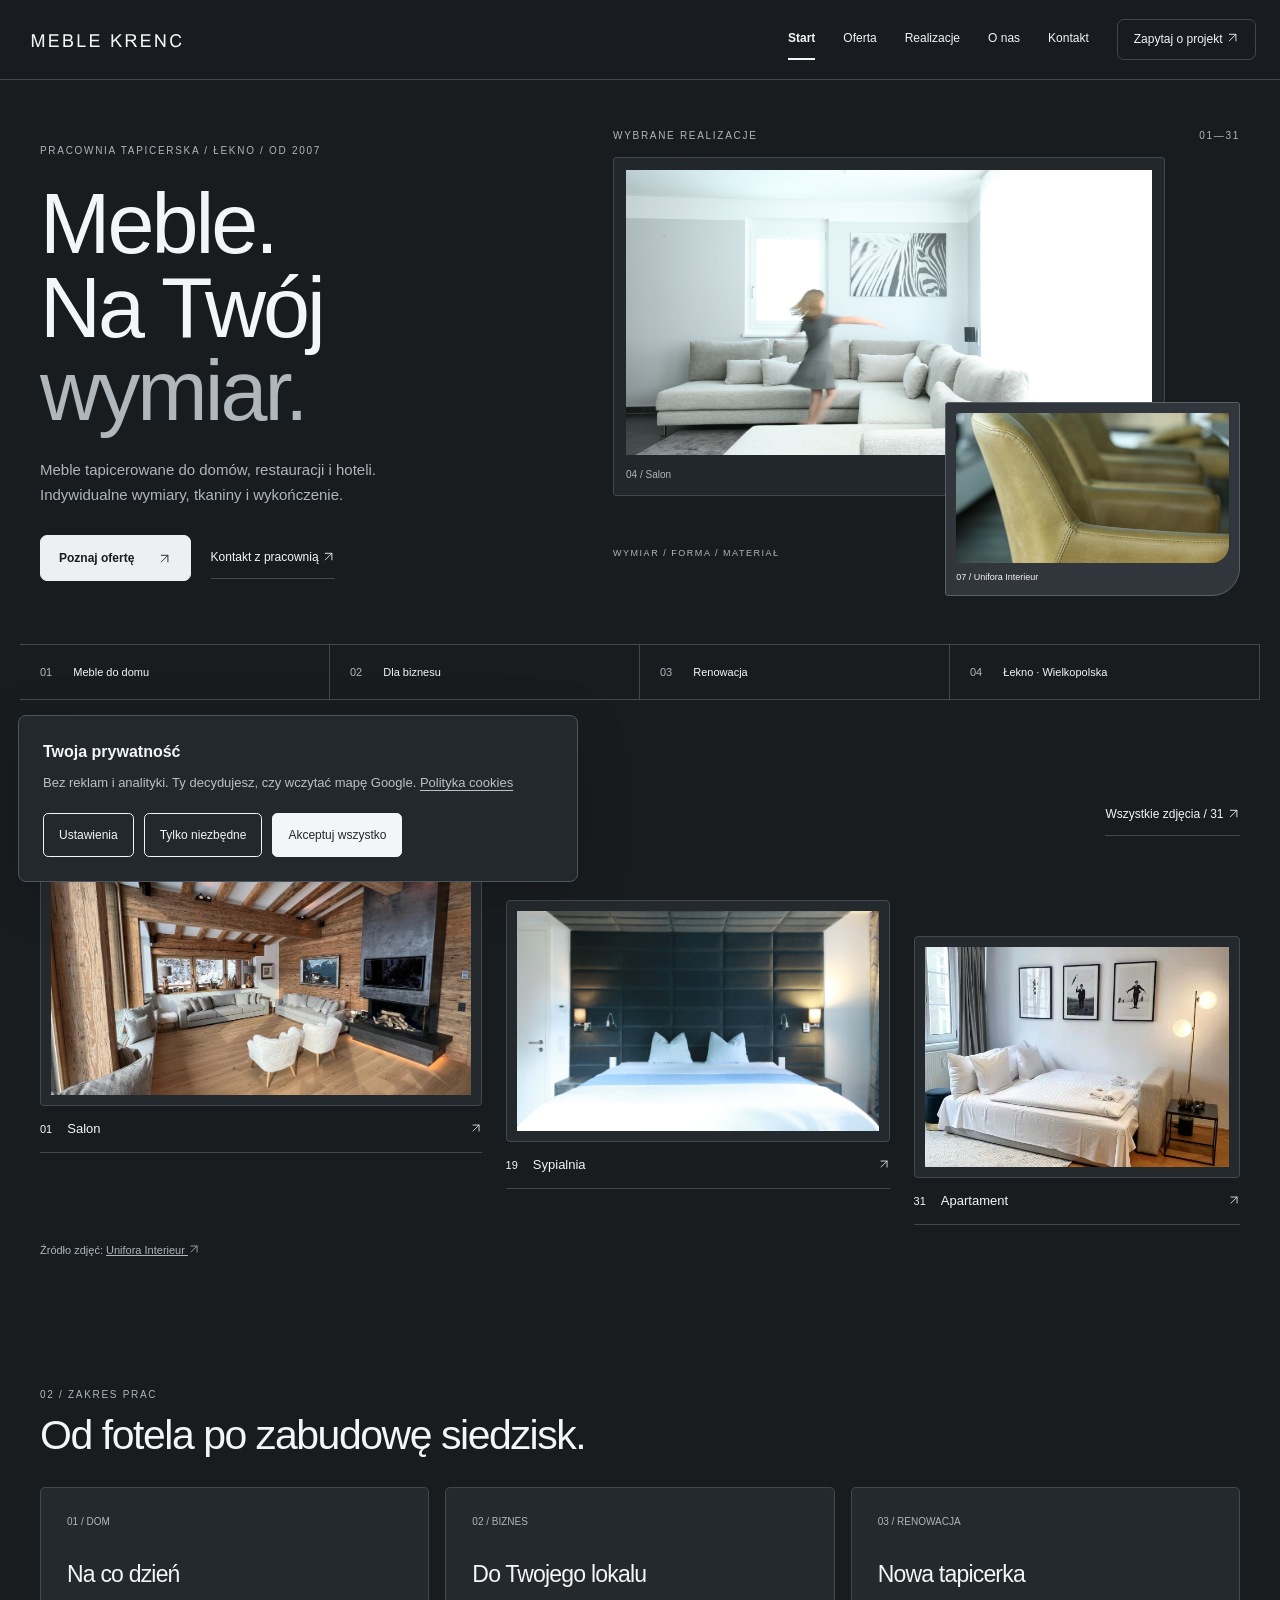
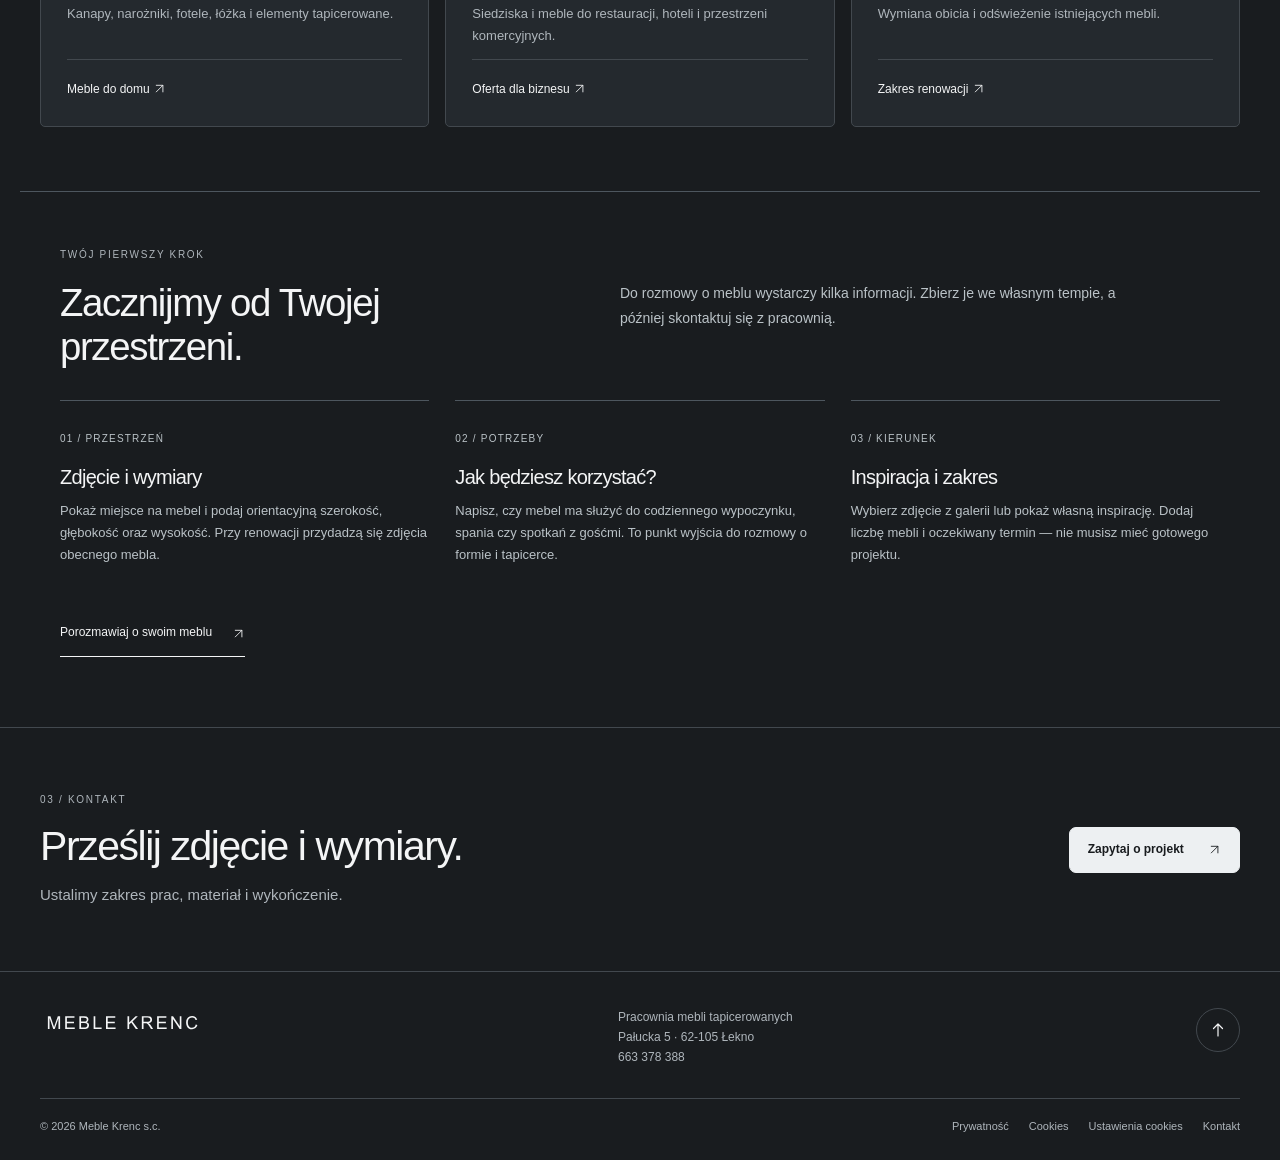
<file: index.html>
<!doctype html>
<html lang="pl">
<head>
  <meta charset="utf-8" />
  <meta name="viewport" content="width=device-width, initial-scale=1" />
  <meta name="theme-color" content="#191c1f" />
  <meta name="description" content="Meble Krenc — meble tapicerowane projektowane pod konkretną przestrzeń." />
  <title>Meble Krenc — meble tapicerowane na wymiar</title>
  <link rel="icon" href="assets/favicon.svg" type="image/svg+xml" />
  <link rel="stylesheet" href="style.css?v=20260908-4" />
  <script defer src="app.js?v=20260908-4"></script>
<link rel="stylesheet" href="components.css?v=20260908-4"><script defer src="privacy.js?v=20260908-4"></script><link rel="stylesheet" href="refinements.css?v=20260908-4"><script defer src="navigation.js?v=20260908-4"></script></head>
<body data-proposal="editorial">
  <a class="skip" href="#main">Przejdź do treści</a>
  <header class="header" data-header>
    <a class="brand" href="index.html" aria-label="Meble Krenc — strona główna">
      <img src="assets/logo.svg?v=20260908-4" alt="MEBLE KRENC" width="220" height="28">
    </a>
    <button class="menu" type="button" aria-expanded="false" aria-controls="nav"><i></i><i></i><span class="sr-only">Menu</span></button>
    <nav id="nav" class="nav" aria-label="Główna nawigacja">
      <a href="index.html">Start</a><a href="oferta.html">Oferta</a><a href="realizacje.html">Realizacje</a><a href="o-nas.html">O nas</a><a href="kontakt.html">Kontakt</a>
      <a class="nav-cta" href="kontakt.html">Zapytaj o projekt <b><svg class="ui-icon" viewBox="0 0 24 24" aria-hidden="true" focusable="false"><path d="M6 18 18 6M6 6h12v12"/></svg></b></a>
    </nav>
  </header>

  <main id="main">
<section class="hero"><div class="hero-copy"><p class="eyebrow">Pracownia tapicerska / Łekno / od 2007</p><h1>Meble.<br>Na Twój<br><span>wymiar.</span></h1><p class="lead">Meble tapicerowane do domów, restauracji i hoteli. Indywidualne wymiary, tkaniny i wykończenie.</p><div class="actions"><a class="button" href="oferta.html">Poznaj ofertę <svg class="ui-icon" viewBox="0 0 24 24" aria-hidden="true" focusable="false"><path d="M6 18 18 6M6 6h12v12"/></svg></a><a class="text-button" href="kontakt.html">Kontakt z pracownią <svg class="ui-icon" viewBox="0 0 24 24" aria-hidden="true" focusable="false"><path d="M6 18 18 6M6 6h12v12"/></svg></a></div></div><div class="photo-composition"><div class="frame-label"><span>WYBRANE REALIZACJE</span><span>01—31</span></div><figure class="hero-image"><a data-lightbox href="assets/living-04.jpg"><img fetchpriority="high" src="assets/living-04.jpg" alt="Jasny narożnik w salonie"></a><figcaption><span>04 / Salon</span><span>Unifora Interieur <svg class="ui-icon" viewBox="0 0 24 24" aria-hidden="true" focusable="false"><path d="M6 18 18 6M6 6h12v12"/></svg></span></figcaption></figure><figure class="inset-image"><a data-lightbox href="assets/eating-01.jpg"><img loading="lazy" src="assets/eating-01.jpg" alt="Detal tapicerowanego krzesła"></a><figcaption>07 / Unifora Interieur</figcaption></figure><span class="composition-note">WYMIAR / FORMA / MATERIAŁ</span></div></section>
<div class="factbar"><span><b>01</b> Meble do domu</span><span><b>02</b> Dla biznesu</span><span><b>03</b> Renowacja</span><span><b>04</b> Łekno · Wielkopolska</span></div>
<section class="section"><div class="section-heading"><div><p class="eyebrow">01 / Portfolio</p><h2>Indeks realizacji</h2></div><a class="text-button" href="realizacje.html">Wszystkie zdjęcia / 31 <svg class="ui-icon" viewBox="0 0 24 24" aria-hidden="true" focusable="false"><path d="M6 18 18 6M6 6h12v12"/></svg></a></div><div class="project-index"><a data-lightbox href="assets/living-01.jpg"><div class="project-photo"><img loading="lazy" src="assets/living-01.jpg" alt="Salon — Unifora Interieur"></div><div class="project-caption"><span>01</span><h3>Salon</h3><span><svg class="ui-icon" viewBox="0 0 24 24" aria-hidden="true" focusable="false"><path d="M6 18 18 6M6 6h12v12"/></svg></span></div></a><a data-lightbox href="assets/sleeping-01.jpg"><div class="project-photo"><img loading="lazy" src="assets/sleeping-01.jpg" alt="Sypialnia — Unifora Interieur"></div><div class="project-caption"><span>19</span><h3>Sypialnia</h3><span><svg class="ui-icon" viewBox="0 0 24 24" aria-hidden="true" focusable="false"><path d="M6 18 18 6M6 6h12v12"/></svg></span></div></a><a data-lightbox href="assets/apartments-02.jpg"><div class="project-photo"><img loading="lazy" src="assets/apartments-02.jpg" alt="Apartament — Unifora Interieur"></div><div class="project-caption"><span>31</span><h3>Apartament</h3><span><svg class="ui-icon" viewBox="0 0 24 24" aria-hidden="true" focusable="false"><path d="M6 18 18 6M6 6h12v12"/></svg></span></div></a></div><p class="source-note">Źródło zdjęć: <a href="https://www.unifora.at" target="_blank" rel="noreferrer">Unifora Interieur <svg class="ui-icon" viewBox="0 0 24 24" aria-hidden="true" focusable="false"><path d="M6 18 18 6M6 6h12v12"/></svg></a></p></section>
<section class="section services"><div class="section-heading"><div><p class="eyebrow">02 / Zakres prac</p><h2>Od fotela po zabudowę siedzisk.</h2></div></div><div class="service-grid"><article><span>01 / DOM</span><h3>Na co dzień</h3><p>Kanapy, narożniki, fotele, łóżka i elementy tapicerowane.</p><a href="oferta.html#dom">Meble do domu <svg class="ui-icon" viewBox="0 0 24 24" aria-hidden="true" focusable="false"><path d="M6 18 18 6M6 6h12v12"/></svg></a></article><article><span>02 / BIZNES</span><h3>Do Twojego lokalu</h3><p>Siedziska i meble do restauracji, hoteli i przestrzeni komercyjnych.</p><a href="oferta.html#biznes">Oferta dla biznesu <svg class="ui-icon" viewBox="0 0 24 24" aria-hidden="true" focusable="false"><path d="M6 18 18 6M6 6h12v12"/></svg></a></article><article><span>03 / RENOWACJA</span><h3>Nowa tapicerka</h3><p>Wymiana obicia i odświeżenie istniejących mebli.</p><a href="oferta.html#renowacja">Zakres renowacji <svg class="ui-icon" viewBox="0 0 24 24" aria-hidden="true" focusable="false"><path d="M6 18 18 6M6 6h12v12"/></svg></a></article></div></section>
<section class="mk-advice" aria-labelledby="advice-heading"><p class="eyebrow">Twój pierwszy krok</p><div class="mk-advice-heading"><h2 id="advice-heading">Zacznijmy od Twojej przestrzeni.</h2><p>Do rozmowy o meblu wystarczy kilka informacji. Zbierz je we własnym tempie, a później skontaktuj się z pracownią.</p></div><ol class="mk-checklist"><li><span>01 / PRZESTRZEŃ</span><h3>Zdjęcie i wymiary</h3><p>Pokaż miejsce na mebel i podaj orientacyjną szerokość, głębokość oraz wysokość. Przy renowacji przydadzą się zdjęcia obecnego mebla.</p></li><li><span>02 / POTRZEBY</span><h3>Jak będziesz korzystać?</h3><p>Napisz, czy mebel ma służyć do codziennego wypoczynku, spania czy spotkań z gośćmi. To punkt wyjścia do rozmowy o formie i tapicerce.</p></li><li><span>03 / KIERUNEK</span><h3>Inspiracja i zakres</h3><p>Wybierz zdjęcie z galerii lub pokaż własną inspirację. Dodaj liczbę mebli i oczekiwany termin — nie musisz mieć gotowego projektu.</p></li></ol><a class="mk-advice-link" href="kontakt.html">Porozmawiaj o swoim meblu <svg class="ui-icon" viewBox="0 0 24 24" aria-hidden="true" focusable="false"><path d="M6 18 18 6M6 6h12v12"/></svg></a></section><section class="cta"><div><p class="eyebrow">03 / Kontakt</p><h2>Prześlij zdjęcie i wymiary.</h2><p>Ustalimy zakres prac, materiał i wykończenie.</p></div><a class="button" href="kontakt.html">Zapytaj o projekt <svg class="ui-icon" viewBox="0 0 24 24" aria-hidden="true" focusable="false"><path d="M6 18 18 6M6 6h12v12"/></svg></a></section></main>
  <footer class="footer"><div class="footer-top"><a class="brand footer-brand" href="index.html"><img src="assets/logo.svg?v=20260908-4" alt="MEBLE KRENC" width="220" height="28"></a><p>Pracownia mebli tapicerowanych<br />Pałucka 5 · 62-105 Łekno<br /><a href="tel:+48663378388">663 378 388</a></p><a class="footer-arrow" href="#main" aria-label="Wróć na górę"><svg class="ui-icon" viewBox="0 0 24 24" aria-hidden="true" focusable="false"><path d="M12 20V4m-6 6 6-6 6 6"/></svg></a></div><div class="footer-bottom"><span>© <span data-year></span> Meble Krenc s.c.</span><span><a href="polityka-prywatnosci.html">Prywatność</a><a href="cookies.html">Cookies</a><a href="ustawienia-cookies.html" data-cookie-open>Ustawienia cookies</a><a href="kontakt.html">Kontakt</a></span></div></footer>
  <div class="lightbox" data-lightbox-root hidden><button data-lightbox-close aria-label="Zamknij"><svg class="ui-icon" viewBox="0 0 24 24" aria-hidden="true" focusable="false"><path d="m6 6 12 12M18 6 6 18"/></svg></button><img data-lightbox-image alt="" /></div>
</body>
</html>
</file>
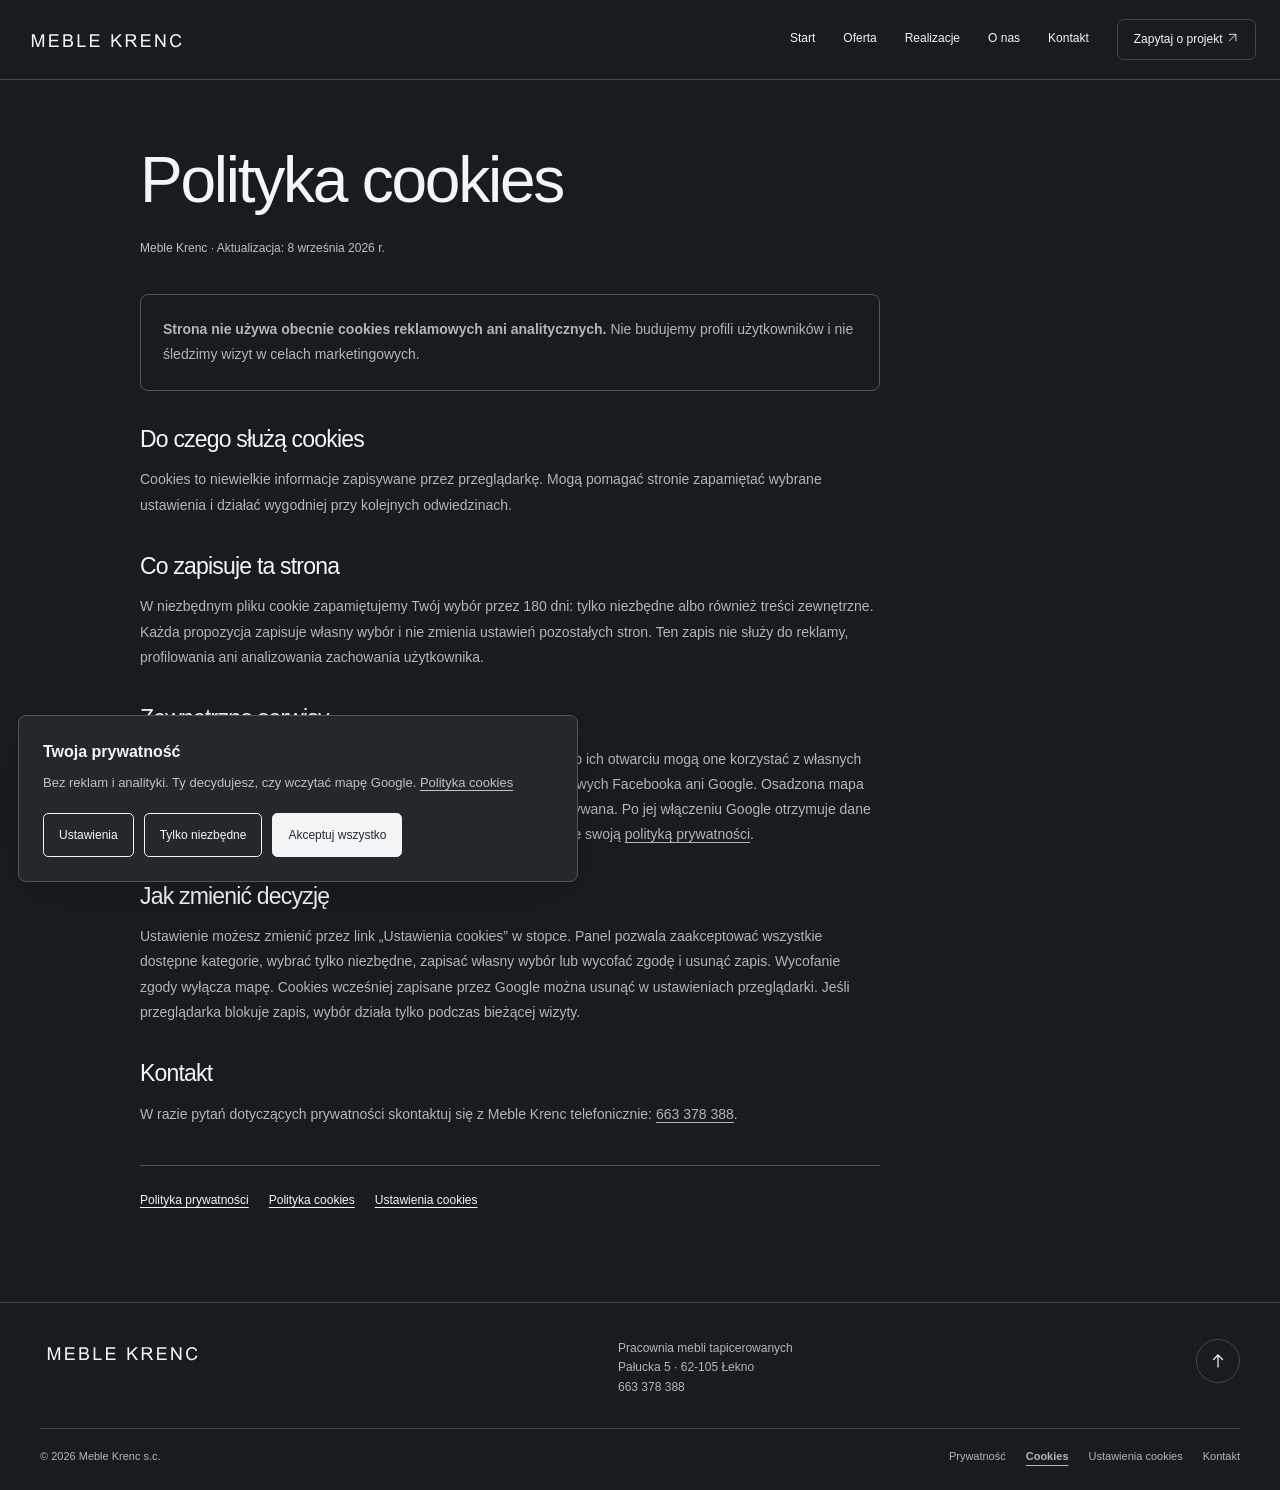
<file: cookies.html>
<!doctype html>
<html lang="pl">
<head>
  <meta charset="utf-8" /><meta name="viewport" content="width=device-width, initial-scale=1" /><meta name="theme-color" content="#191c1f" />
  <title>Cookies — Meble Krenc</title><link rel="icon" href="assets/favicon.svg" type="image/svg+xml" /><link rel="stylesheet" href="style.css?v=20260908-4" /><script defer src="app.js?v=20260908-4"></script>
<link rel="stylesheet" href="components.css?v=20260908-4"><script defer src="privacy.js?v=20260908-4"></script><link rel="stylesheet" href="refinements.css?v=20260908-4"><script defer src="navigation.js?v=20260908-4"></script></head>
<body data-proposal="editorial">
  <a class="skip" href="#main">Przejdź do treści</a>
  <header class="header"><a class="brand" href="index.html" aria-label="Meble Krenc — strona główna"><img src="assets/logo.svg?v=20260908-4" alt="MEBLE KRENC" width="220" height="28"></a><button class="menu" type="button" aria-expanded="false" aria-controls="nav"><i></i><i></i><span class="sr-only">Menu</span></button><nav id="nav" class="nav" aria-label="Główna nawigacja"><a href="index.html">Start</a><a href="oferta.html">Oferta</a><a href="realizacje.html">Realizacje</a><a href="o-nas.html">O nas</a><a href="kontakt.html">Kontakt</a><a class="nav-cta" href="kontakt.html">Zapytaj o projekt <b><svg class="ui-icon" viewBox="0 0 24 24" aria-hidden="true" focusable="false"><path d="M6 18 18 6M6 6h12v12"/></svg></b></a></nav></header>
  <main id="main" class="mk-legal" tabindex="-1"><h1>Polityka cookies</h1><p class="mk-legal-intro">Meble Krenc · Aktualizacja: 8 września 2026 r.</p><article>
      <div class="legal-callout"><p><strong>Strona nie używa obecnie cookies reklamowych ani analitycznych.</strong> Nie budujemy profili użytkowników i nie śledzimy wizyt w celach marketingowych.</p></div>
      <h2>Do czego służą cookies</h2><p>Cookies to niewielkie informacje zapisywane przez przeglądarkę. Mogą pomagać stronie zapamiętać wybrane ustawienia i działać wygodniej przy kolejnych odwiedzinach.</p>
      <h2>Co zapisuje ta strona</h2><p>W niezbędnym pliku cookie zapamiętujemy Twój wybór przez 180 dni: tylko niezbędne albo również treści zewnętrzne. Każda propozycja zapisuje własny wybór i nie zmienia ustawień pozostałych stron. Ten zapis nie służy do reklamy, profilowania ani analizowania zachowania użytkownika.</p>
      <h2>Zewnętrzne serwisy</h2><p>Linki do Facebooka i Map Google prowadzą do osobnych serwisów. Po ich otwarciu mogą one korzystać z własnych cookies zgodnie ze swoimi zasadami. Nie osadzamy narzędzi reklamowych Facebooka ani Google. Osadzona mapa Google jest opcjonalna: bez zgody na treści zewnętrzne nie jest wczytywana. Po jej włączeniu Google otrzymuje dane techniczne połączenia i może korzystać z własnych cookies zgodnie ze swoją <a href="https://policies.google.com/privacy" target="_blank" rel="noopener noreferrer">polityką prywatności</a>.</p>
      <h2>Jak zmienić decyzję</h2><p>Ustawienie możesz zmienić przez link „Ustawienia cookies” w stopce. Panel pozwala zaakceptować wszystkie dostępne kategorie, wybrać tylko niezbędne, zapisać własny wybór lub wycofać zgodę i usunąć zapis. Wycofanie zgody wyłącza mapę. Cookies wcześniej zapisane przez Google można usunąć w ustawieniach przeglądarki. Jeśli przeglądarka blokuje zapis, wybór działa tylko podczas bieżącej wizyty.</p>
      <h2>Kontakt</h2><p>W razie pytań dotyczących prywatności skontaktuj się z Meble Krenc telefonicznie: <a href="tel:+48663378388">663 378 388</a>.</p>
    <nav class="mk-policy-nav" aria-label="Dokumenty prywatności"><a href="polityka-prywatnosci.html">Polityka prywatności</a><a href="cookies.html">Polityka cookies</a><a href="ustawienia-cookies.html">Ustawienia cookies</a></nav></article></main>
  <footer class="footer"><div class="footer-top"><a class="brand footer-brand" href="index.html"><img src="assets/logo.svg?v=20260908-4" alt="MEBLE KRENC" width="220" height="28"></a><p>Pracownia mebli tapicerowanych<br />Pałucka 5 · 62-105 Łekno<br /><a href="tel:+48663378388">663 378 388</a></p><a class="footer-arrow" href="#main" aria-label="Wróć na górę"><svg class="ui-icon" viewBox="0 0 24 24" aria-hidden="true" focusable="false"><path d="M12 20V4m-6 6 6-6 6 6"/></svg></a></div><div class="footer-bottom"><span>© <span data-year></span> Meble Krenc s.c.</span><span><a href="polityka-prywatnosci.html">Prywatność</a><a href="cookies.html">Cookies</a><a href="ustawienia-cookies.html" data-cookie-open>Ustawienia cookies</a><a href="kontakt.html">Kontakt</a></span></div></footer>
</body>
</html>
</file>
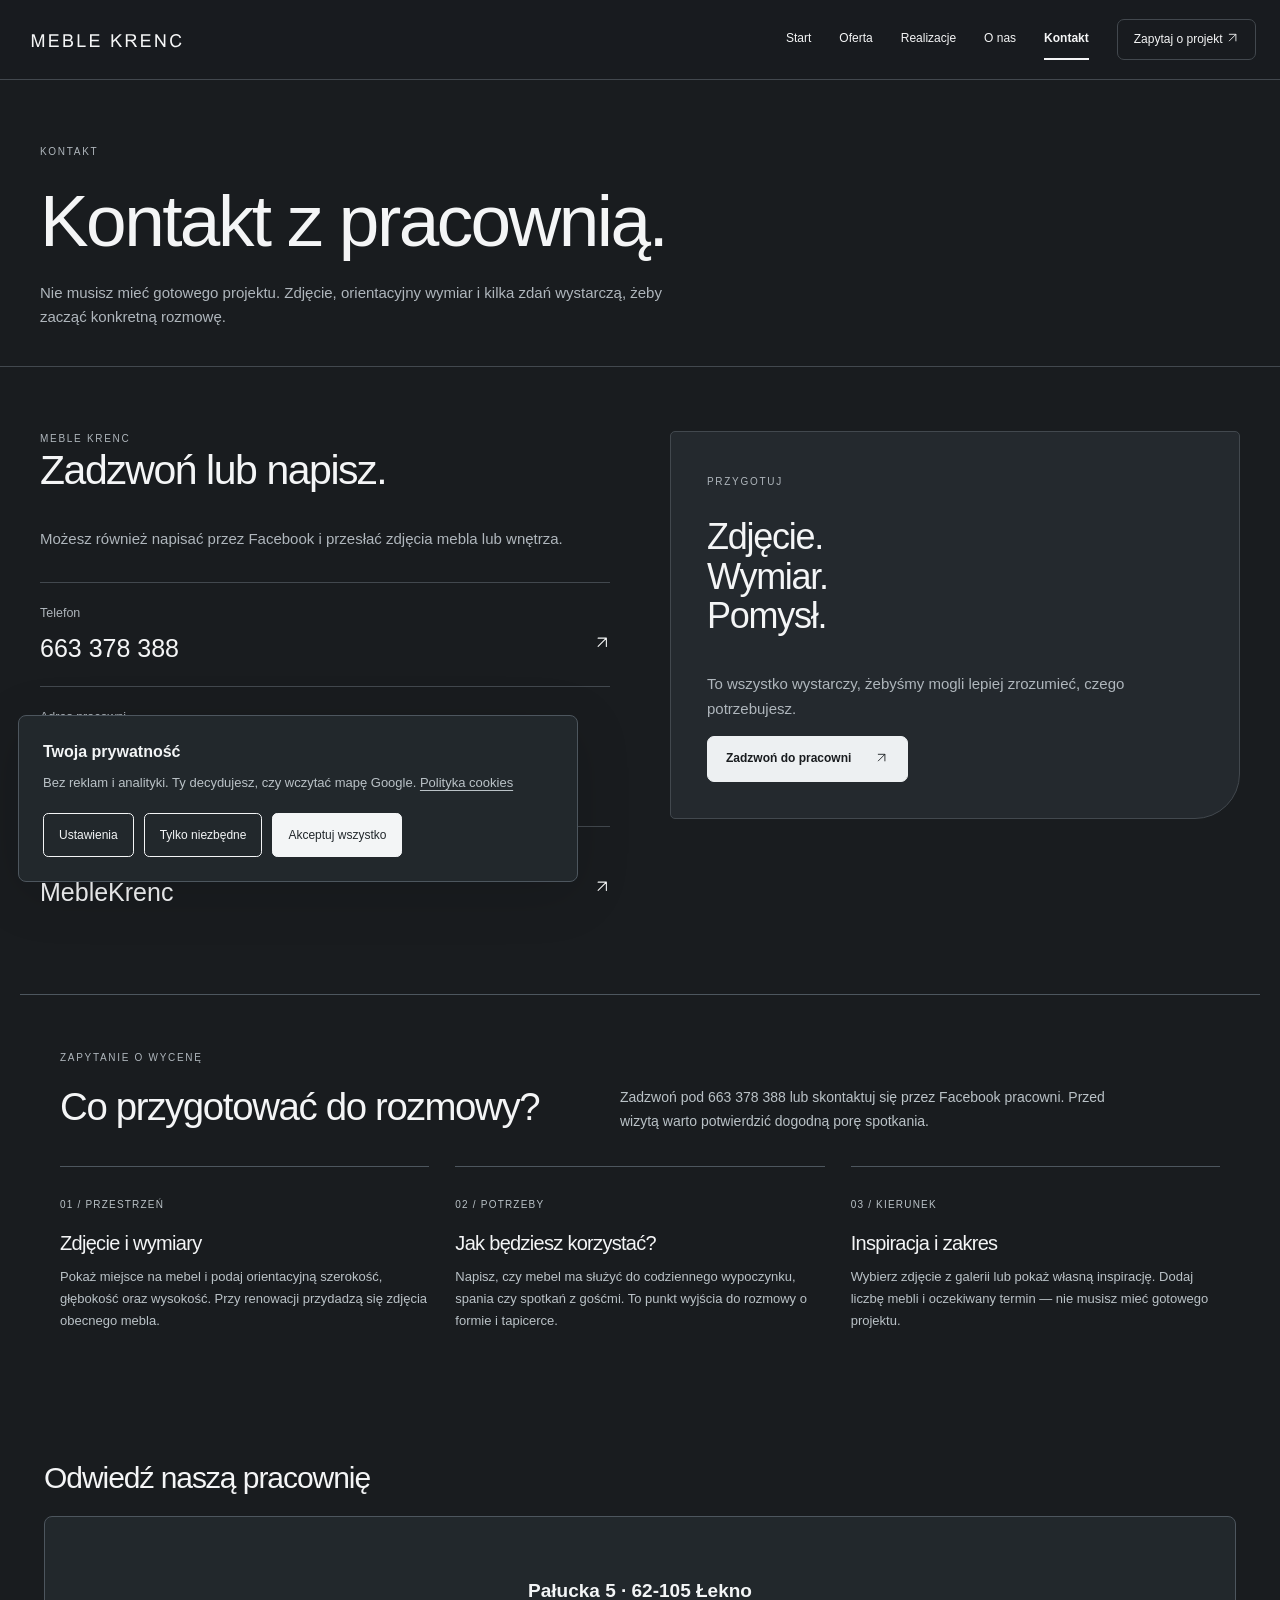
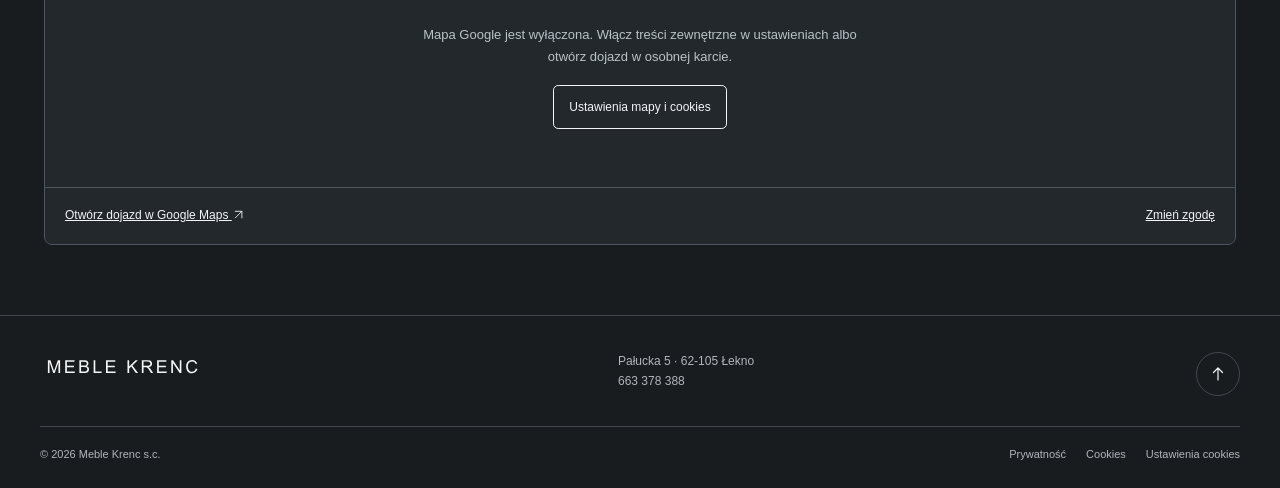
<file: kontakt.html>
<!doctype html><html lang="pl"><head><meta charset="utf-8"><meta name="viewport" content="width=device-width,initial-scale=1"><title>Kontakt — Meble Krenc</title><link rel="icon" href="assets/favicon.svg" type="image/svg+xml"><link rel="stylesheet" href="style.css?v=20260908-4"><script defer src="app.js?v=20260908-4"></script><link rel="stylesheet" href="components.css?v=20260908-4"><script defer src="privacy.js?v=20260908-4"></script><link rel="stylesheet" href="refinements.css?v=20260908-4"><script defer src="navigation.js?v=20260908-4"></script></head><body data-proposal="editorial"><a class="skip" href="#main">Przejdź do treści</a><header class="header"><a class="brand" href="index.html" aria-label="Meble Krenc"><img src="assets/logo.svg?v=20260908-4" alt="MEBLE KRENC" width="220" height="28"></a><button class="menu" type="button" aria-expanded="false" aria-controls="nav"><i></i><i></i><span class="sr-only">Menu</span></button><nav id="nav" class="nav" aria-label="Główna nawigacja"><a href="index.html">Start</a><a href="oferta.html">Oferta</a><a href="realizacje.html">Realizacje</a><a href="o-nas.html">O nas</a><a href="kontakt.html">Kontakt</a><a class="nav-cta" href="kontakt.html">Zapytaj o projekt <b><svg class="ui-icon" viewBox="0 0 24 24" aria-hidden="true" focusable="false"><path d="M6 18 18 6M6 6h12v12"/></svg></b></a></nav></header><main id="main"><section class="page-hero"><p class="eyebrow">Kontakt</p><h1>Kontakt z pracownią.</h1><p>Nie musisz mieć gotowego projektu. Zdjęcie, orientacyjny wymiar i kilka zdań wystarczą, żeby zacząć konkretną rozmowę.</p></section><section class="section contact-grid"><div><div class="section-kicker">Meble Krenc</div><h2>Zadzwoń lub napisz.</h2><p>Możesz również napisać przez Facebook i przesłać zdjęcia mebla lub wnętrza.</p><div class="contact-list"><a href="tel:+48663378388"><small>Telefon</small><strong>663 378 388</strong><b><svg class="ui-icon" viewBox="0 0 24 24" aria-hidden="true" focusable="false"><path d="M6 18 18 6M6 6h12v12"/></svg></b></a><div><small>Adres pracowni</small><strong>Pałucka 5<br>62-105 Łekno</strong></div><a href="https://www.facebook.com/MebleKrenc/" target="_blank" rel="noreferrer"><small>Facebook</small><strong>MebleKrenc</strong><b><svg class="ui-icon" viewBox="0 0 24 24" aria-hidden="true" focusable="false"><path d="M6 18 18 6M6 6h12v12"/></svg></b></a></div></div><div class="contact-card"><span class="section-kicker">Przygotuj</span><h3>Zdjęcie.<br>Wymiar.<br>Pomysł.</h3><p>To wszystko wystarczy, żebyśmy mogli lepiej zrozumieć, czego potrzebujesz.</p><a class="button dark-button" href="tel:+48663378388">Zadzwoń do pracowni <b><svg class="ui-icon" viewBox="0 0 24 24" aria-hidden="true" focusable="false"><path d="M6 18 18 6M6 6h12v12"/></svg></b></a></div></section><section class="mk-advice" aria-labelledby="contact-guide"><p class="eyebrow">Zapytanie o wycenę</p><div class="mk-advice-heading"><h2 id="contact-guide">Co przygotować do rozmowy?</h2><p>Zadzwoń pod <a href="tel:+48663378388">663 378 388</a> lub skontaktuj się przez <a href="https://www.facebook.com/MebleKrenc/" target="_blank" rel="noopener noreferrer">Facebook pracowni</a>. Przed wizytą warto potwierdzić dogodną porę spotkania.</p></div><ol class="mk-checklist"><li><span>01 / PRZESTRZEŃ</span><h3>Zdjęcie i wymiary</h3><p>Pokaż miejsce na mebel i podaj orientacyjną szerokość, głębokość oraz wysokość. Przy renowacji przydadzą się zdjęcia obecnego mebla.</p></li><li><span>02 / POTRZEBY</span><h3>Jak będziesz korzystać?</h3><p>Napisz, czy mebel ma służyć do codziennego wypoczynku, spania czy spotkań z gośćmi. To punkt wyjścia do rozmowy o formie i tapicerce.</p></li><li><span>03 / KIERUNEK</span><h3>Inspiracja i zakres</h3><p>Wybierz zdjęcie z galerii lub pokaż własną inspirację. Dodaj liczbę mebli i oczekiwany termin — nie musisz mieć gotowego projektu.</p></li></ol></section><section class="mk-map-section" aria-labelledby="map-heading"><h2 id="map-heading">Odwiedź naszą pracownię</h2><div class="mk-map"><iframe title="Meble Krenc — Pałucka 5, Łekno" data-map-src="https://www.google.com/maps?q=Pa%C5%82ucka%205%2C%2062-105%20%C5%81ekno%2C%20Polska&amp;output=embed" loading="lazy" referrerpolicy="no-referrer" hidden></iframe><div class="mk-map-placeholder"><strong>Pałucka 5 · 62-105 Łekno</strong><p>Mapa Google jest wyłączona. Włącz treści zewnętrzne w ustawieniach albo otwórz dojazd w osobnej karcie.</p><button type="button" data-cookie-open>Ustawienia mapy i cookies</button></div><div class="mk-map-links"><a href="https://www.google.com/maps/search/?api=1&amp;query=Pa%C5%82ucka+5+62-105+%C5%81ekno" target="_blank" rel="noopener noreferrer">Otwórz dojazd w Google Maps <svg class="ui-icon" viewBox="0 0 24 24" aria-hidden="true" focusable="false"><path d="M6 18 18 6M6 6h12v12"/></svg></a><a href="ustawienia-cookies.html" data-cookie-open>Zmień zgodę</a></div></div></section></main><footer class="footer"><div class="footer-top"><a class="brand footer-brand" href="index.html"><img src="assets/logo.svg?v=20260908-4" alt="MEBLE KRENC" width="220" height="28"></a><p>Pałucka 5 · 62-105 Łekno<br><a href="tel:+48663378388">663 378 388</a></p><a class="footer-arrow" href="#main" aria-label="Wróć na górę"><svg class="ui-icon" viewBox="0 0 24 24" aria-hidden="true" focusable="false"><path d="M12 20V4m-6 6 6-6 6 6"/></svg></a></div><div class="footer-bottom"><span>© <span data-year></span> Meble Krenc s.c.</span><span><a href="polityka-prywatnosci.html">Prywatność</a><a href="cookies.html">Cookies</a><a href="ustawienia-cookies.html" data-cookie-open>Ustawienia cookies</a></span></div></footer></body></html>
</file>
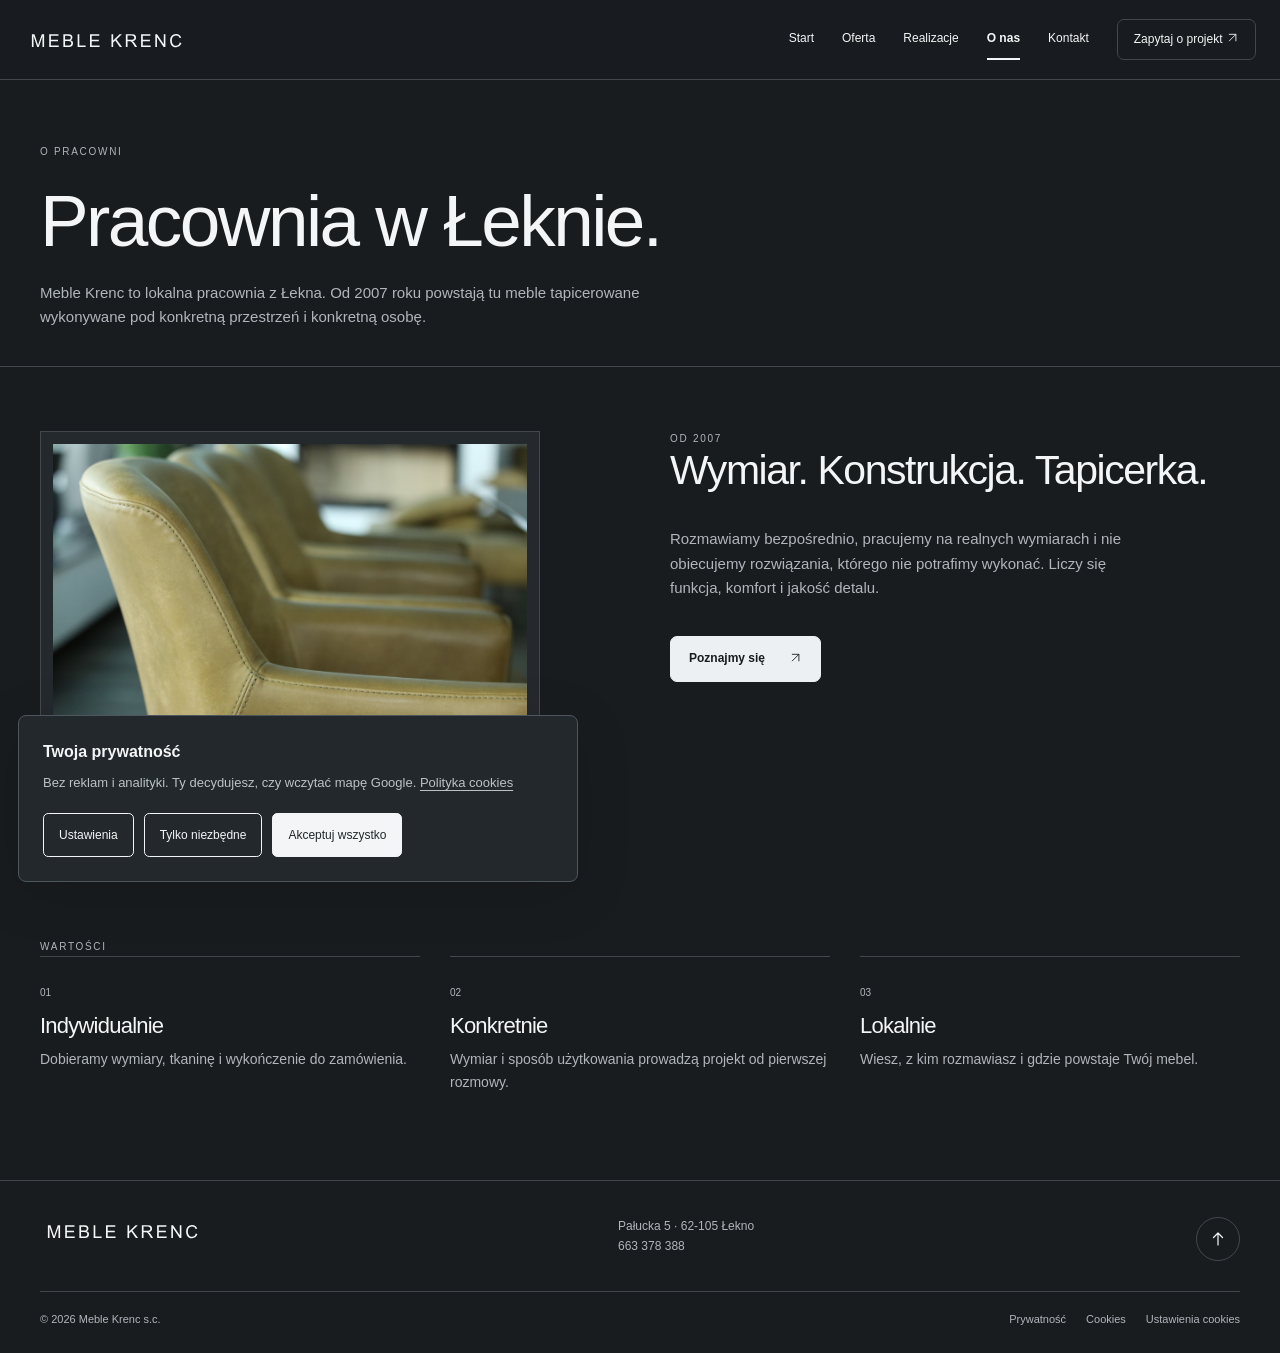
<file: o-nas.html>
<!doctype html><html lang="pl"><head><meta charset="utf-8"><meta name="viewport" content="width=device-width,initial-scale=1"><title>O nas — Meble Krenc</title><link rel="icon" href="assets/favicon.svg" type="image/svg+xml"><link rel="stylesheet" href="style.css?v=20260908-4"><script defer src="app.js?v=20260908-4"></script><link rel="stylesheet" href="components.css?v=20260908-4"><script defer src="privacy.js?v=20260908-4"></script><link rel="stylesheet" href="refinements.css?v=20260908-4"><script defer src="navigation.js?v=20260908-4"></script></head><body data-proposal="editorial"><a class="skip" href="#main">Przejdź do treści</a><header class="header"><a class="brand" href="index.html" aria-label="Meble Krenc"><img src="assets/logo.svg?v=20260908-4" alt="MEBLE KRENC" width="220" height="28"></a><button class="menu" type="button" aria-expanded="false" aria-controls="nav"><i></i><i></i><span class="sr-only">Menu</span></button><nav id="nav" class="nav" aria-label="Główna nawigacja"><a href="index.html">Start</a><a href="oferta.html">Oferta</a><a href="realizacje.html">Realizacje</a><a href="o-nas.html">O nas</a><a href="kontakt.html">Kontakt</a><a class="nav-cta" href="kontakt.html">Zapytaj o projekt <b><svg class="ui-icon" viewBox="0 0 24 24" aria-hidden="true" focusable="false"><path d="M6 18 18 6M6 6h12v12"/></svg></b></a></nav></header><main id="main"><section class="page-hero"><p class="eyebrow">O pracowni</p><h1>Pracownia w Łeknie.</h1><p>Meble Krenc to lokalna pracownia z Łekna. Od 2007 roku powstają tu meble tapicerowane wykonywane pod konkretną przestrzeń i konkretną osobę.</p></section><section class="section feature"><figure class="feature-image"><img src="assets/eating-01.jpg" alt="Detal krzesła tapicerowanego — Unifora Interieur"><figcaption class="source-note">Zdjęcie: Unifora Interieur</figcaption></figure><div class="feature-copy"><div class="section-kicker">Od 2007</div><h2>Wymiar. Konstrukcja. Tapicerka.</h2><p>Rozmawiamy bezpośrednio, pracujemy na realnych wymiarach i nie obiecujemy rozwiązania, którego nie potrafimy wykonać. Liczy się funkcja, komfort i jakość detalu.</p><a class="button outline-button" href="kontakt.html">Poznajmy się <b><svg class="ui-icon" viewBox="0 0 24 24" aria-hidden="true" focusable="false"><path d="M6 18 18 6M6 6h12v12"/></svg></b></a></div></section><section class="section dark-section"><div class="section-kicker light">Wartości</div><div class="steps"><article><b>01</b><h3>Indywidualnie</h3><p>Dobieramy wymiary, tkaninę i wykończenie do zamówienia.</p></article><article><b>02</b><h3>Konkretnie</h3><p>Wymiar i sposób użytkowania prowadzą projekt od pierwszej rozmowy.</p></article><article><b>03</b><h3>Lokalnie</h3><p>Wiesz, z kim rozmawiasz i gdzie powstaje Twój mebel.</p></article></div></section></main><footer class="footer"><div class="footer-top"><a class="brand footer-brand" href="index.html"><img src="assets/logo.svg?v=20260908-4" alt="MEBLE KRENC" width="220" height="28"></a><p>Pałucka 5 · 62-105 Łekno<br><a href="tel:+48663378388">663 378 388</a></p><a class="footer-arrow" href="#main" aria-label="Wróć na górę"><svg class="ui-icon" viewBox="0 0 24 24" aria-hidden="true" focusable="false"><path d="M12 20V4m-6 6 6-6 6 6"/></svg></a></div><div class="footer-bottom"><span>© <span data-year></span> Meble Krenc s.c.</span><span><a href="polityka-prywatnosci.html">Prywatność</a><a href="cookies.html">Cookies</a><a href="ustawienia-cookies.html" data-cookie-open>Ustawienia cookies</a></span></div></footer></body></html>
</file>
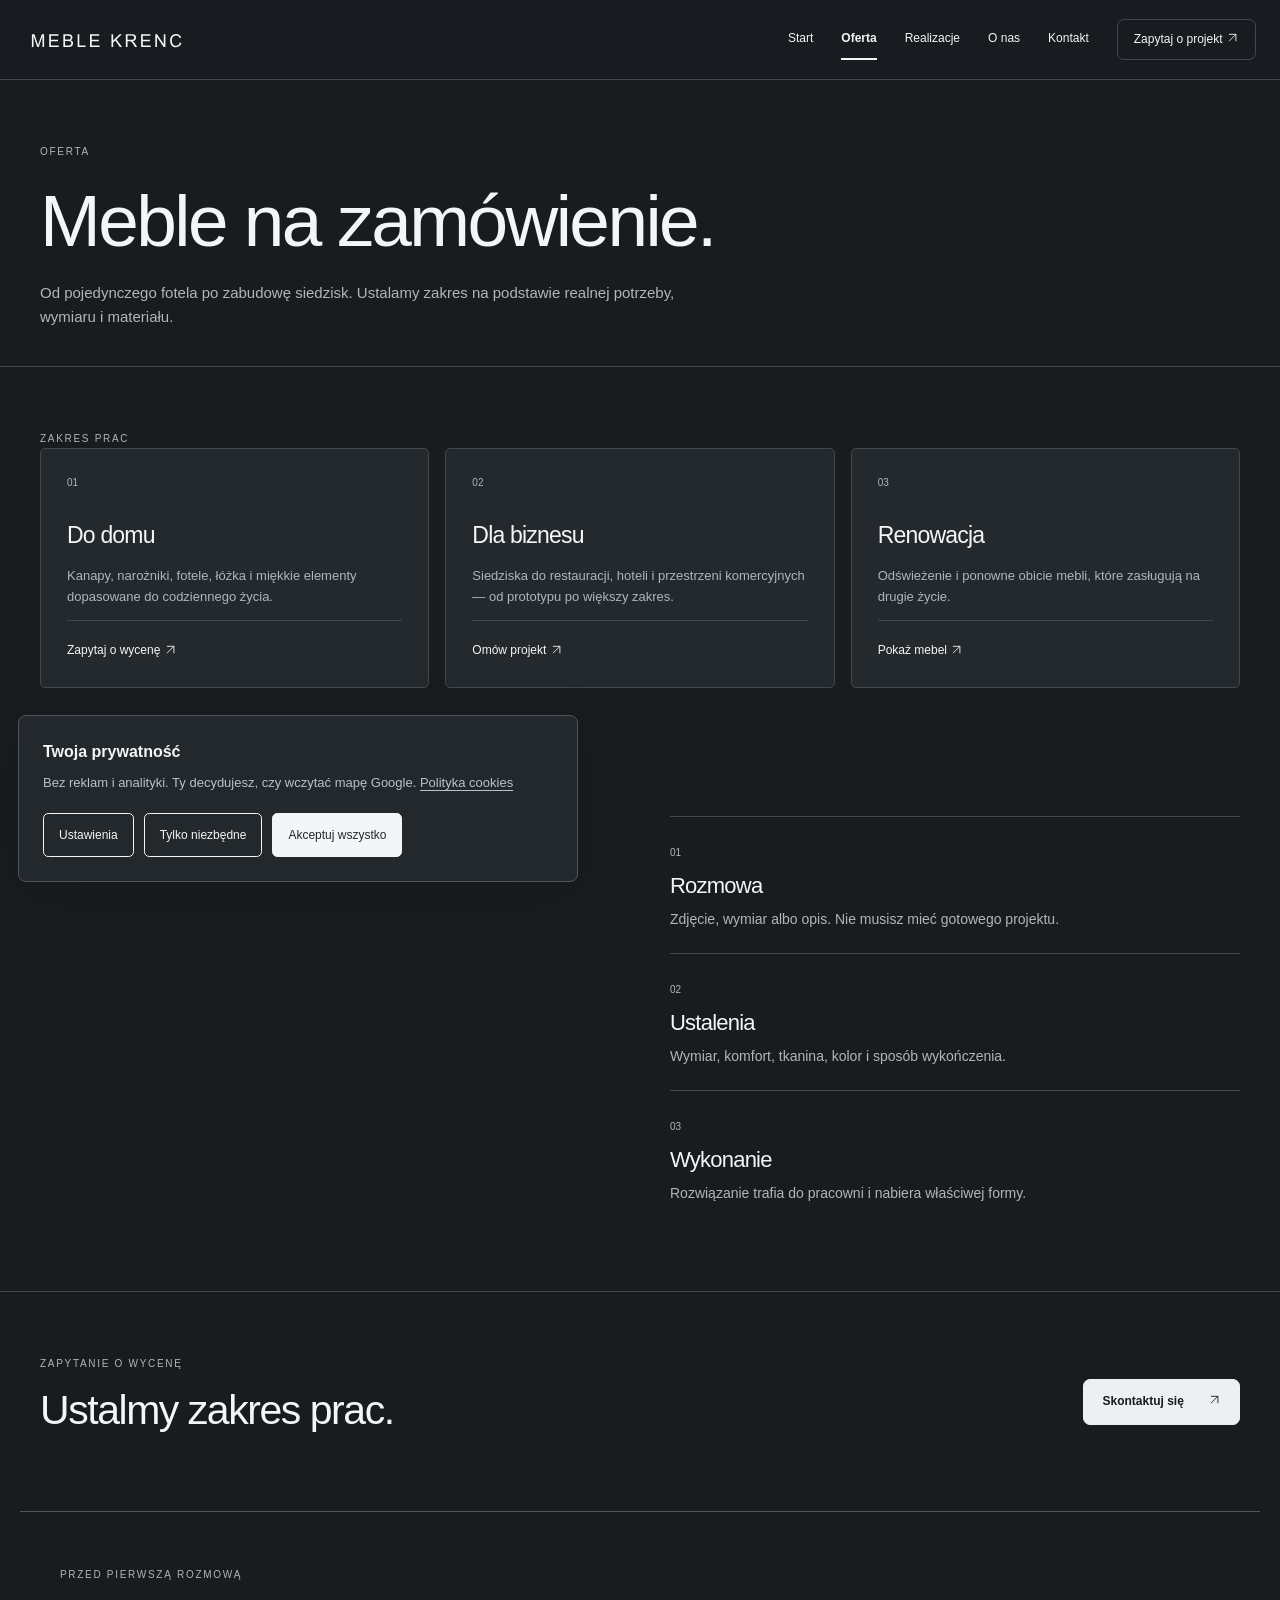
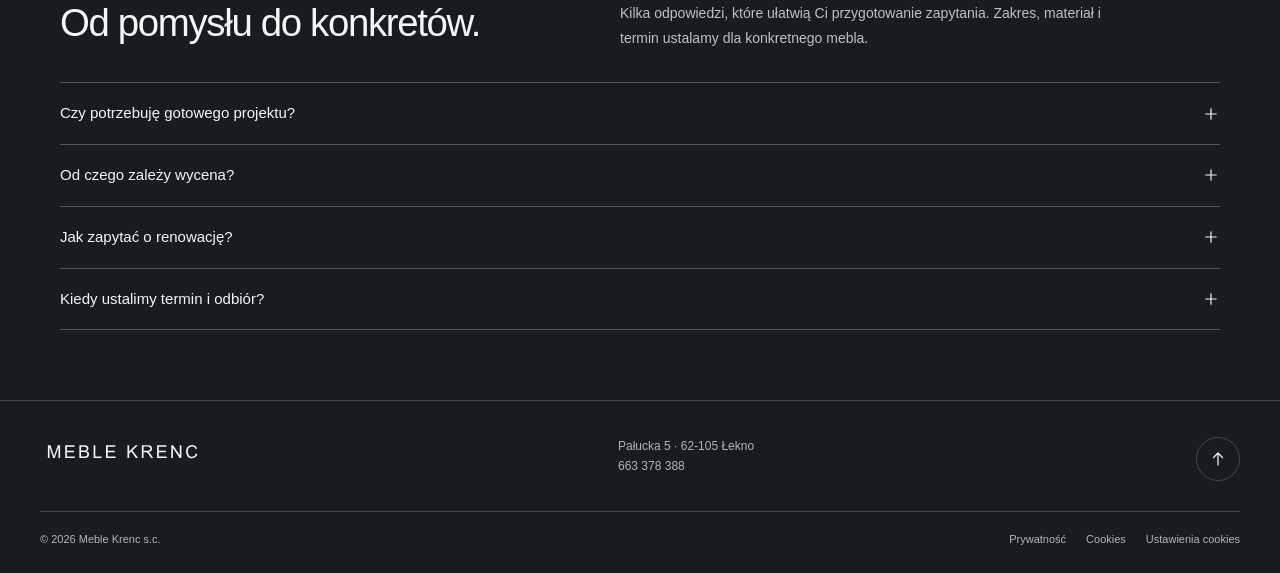
<file: oferta.html>
<!doctype html><html lang="pl"><head><meta charset="utf-8"><meta name="viewport" content="width=device-width,initial-scale=1"><meta name="description" content="Oferta Meble Krenc — meble tapicerowane na zamówienie."><title>Oferta — Meble Krenc</title><link rel="icon" href="assets/favicon.svg" type="image/svg+xml"><link rel="stylesheet" href="style.css?v=20260908-4"><script defer src="app.js?v=20260908-4"></script><link rel="stylesheet" href="components.css?v=20260908-4"><script defer src="privacy.js?v=20260908-4"></script><link rel="stylesheet" href="refinements.css?v=20260908-4"><script defer src="navigation.js?v=20260908-4"></script></head><body data-proposal="editorial"><a class="skip" href="#main">Przejdź do treści</a><header class="header"><a class="brand" href="index.html" aria-label="Meble Krenc"><img src="assets/logo.svg?v=20260908-4" alt="MEBLE KRENC" width="220" height="28"></a><button class="menu" type="button" aria-expanded="false" aria-controls="nav"><i></i><i></i><span class="sr-only">Menu</span></button><nav id="nav" class="nav" aria-label="Główna nawigacja"><a href="index.html">Start</a><a href="oferta.html">Oferta</a><a href="realizacje.html">Realizacje</a><a href="o-nas.html">O nas</a><a href="kontakt.html">Kontakt</a><a class="nav-cta" href="kontakt.html">Zapytaj o projekt <b><svg class="ui-icon" viewBox="0 0 24 24" aria-hidden="true" focusable="false"><path d="M6 18 18 6M6 6h12v12"/></svg></b></a></nav></header><main id="main"><section class="page-hero"><p class="eyebrow">Oferta</p><h1>Meble na zamówienie.</h1><p>Od pojedynczego fotela po zabudowę siedzisk. Ustalamy zakres na podstawie realnej potrzeby, wymiaru i materiału.</p></section><section class="section dark-section"><div class="section-kicker light">Zakres prac</div><div class="service-grid"><article id="dom"><span>01</span><h3>Do domu</h3><p>Kanapy, narożniki, fotele, łóżka i miękkie elementy dopasowane do codziennego życia.</p><a href="kontakt.html">Zapytaj o wycenę <b><svg class="ui-icon" viewBox="0 0 24 24" aria-hidden="true" focusable="false"><path d="M6 18 18 6M6 6h12v12"/></svg></b></a></article><article id="biznes"><span>02</span><h3>Dla biznesu</h3><p>Siedziska do restauracji, hoteli i przestrzeni komercyjnych — od prototypu po większy zakres.</p><a href="kontakt.html">Omów projekt <b><svg class="ui-icon" viewBox="0 0 24 24" aria-hidden="true" focusable="false"><path d="M6 18 18 6M6 6h12v12"/></svg></b></a></article><article id="renowacja"><span>03</span><h3>Renowacja</h3><p>Odświeżenie i ponowne obicie mebli, które zasługują na drugie życie.</p><a href="kontakt.html">Pokaż mebel <b><svg class="ui-icon" viewBox="0 0 24 24" aria-hidden="true" focusable="false"><path d="M6 18 18 6M6 6h12v12"/></svg></b></a></article></div></section><section class="section two-col"><div><div class="section-kicker">Jak pracujemy</div><h2>Etapy zamówienia.</h2></div><div class="steps"><article><b>01</b><h3>Rozmowa</h3><p>Zdjęcie, wymiar albo opis. Nie musisz mieć gotowego projektu.</p></article><article><b>02</b><h3>Ustalenia</h3><p>Wymiar, komfort, tkanina, kolor i sposób wykończenia.</p></article><article><b>03</b><h3>Wykonanie</h3><p>Rozwiązanie trafia do pracowni i nabiera właściwej formy.</p></article></div></section><section class="cta"><div><p class="eyebrow light">Zapytanie o wycenę</p><h2>Ustalmy zakres prac.</h2></div><a class="button light-button" href="kontakt.html">Skontaktuj się <b><svg class="ui-icon" viewBox="0 0 24 24" aria-hidden="true" focusable="false"><path d="M6 18 18 6M6 6h12v12"/></svg></b></a></section><section class="mk-advice" aria-labelledby="faq-heading"><p class="eyebrow">Przed pierwszą rozmową</p><div class="mk-advice-heading"><h2 id="faq-heading">Od pomysłu do konkretów.</h2><p>Kilka odpowiedzi, które ułatwią Ci przygotowanie zapytania. Zakres, materiał i termin ustalamy dla konkretnego mebla.</p></div><div class="mk-faq"><details><summary>Czy potrzebuję gotowego projektu?<svg class="ui-icon" viewBox="0 0 24 24" aria-hidden="true" focusable="false"><path d="M12 5v14M5 12h14"/></svg></summary><p>Nie musisz zaczynać od dokumentacji. Na pierwszą rozmowę przygotuj zdjęcia wnętrza, orientacyjne wymiary i opis potrzeb. Szczegóły konstrukcji i wykończenia ustalimy z pracownią.</p></details><details><summary>Od czego zależy wycena?<svg class="ui-icon" viewBox="0 0 24 24" aria-hidden="true" focusable="false"><path d="M12 5v14M5 12h14"/></svg></summary><p>Od rodzaju i wymiarów mebla, konstrukcji, wybranej tkaniny, liczby sztuk oraz zakresu prac. Przy renowacji znaczenie ma również stan obecnego mebla. Konkretną wycenę przygotowujemy po omówieniu tych informacji.</p></details><details><summary>Jak zapytać o renowację?<svg class="ui-icon" viewBox="0 0 24 24" aria-hidden="true" focusable="false"><path d="M12 5v14M5 12h14"/></svg></summary><p>Pokaż cały mebel oraz zbliżenia miejsc wymagających naprawy. Dopisz wymiary i opisz, czy chodzi o wymianę obicia, poprawę wygody czy szerszy zakres prac. Zdjęcia ułatwią ocenę kolejnego kroku.</p></details><details><summary>Kiedy ustalimy termin i odbiór?<svg class="ui-icon" viewBox="0 0 24 24" aria-hidden="true" focusable="false"><path d="M12 5v14M5 12h14"/></svg></summary><p>Termin wykonania oraz sposób odbioru lub dostawy wymagają indywidualnego ustalenia z pracownią. Podaj oczekiwaną datę już przy pierwszym kontakcie, szczególnie przy wyposażaniu lokalu.</p></details></div></section></main><footer class="footer"><div class="footer-top"><a class="brand footer-brand" href="index.html"><img src="assets/logo.svg?v=20260908-4" alt="MEBLE KRENC" width="220" height="28"></a><p>Pałucka 5 · 62-105 Łekno<br><a href="tel:+48663378388">663 378 388</a></p><a class="footer-arrow" href="#main" aria-label="Wróć na górę"><svg class="ui-icon" viewBox="0 0 24 24" aria-hidden="true" focusable="false"><path d="M12 20V4m-6 6 6-6 6 6"/></svg></a></div><div class="footer-bottom"><span>© <span data-year></span> Meble Krenc s.c.</span><span><a href="polityka-prywatnosci.html">Prywatność</a><a href="cookies.html">Cookies</a><a href="ustawienia-cookies.html" data-cookie-open>Ustawienia cookies</a></span></div></footer></body></html>
</file>
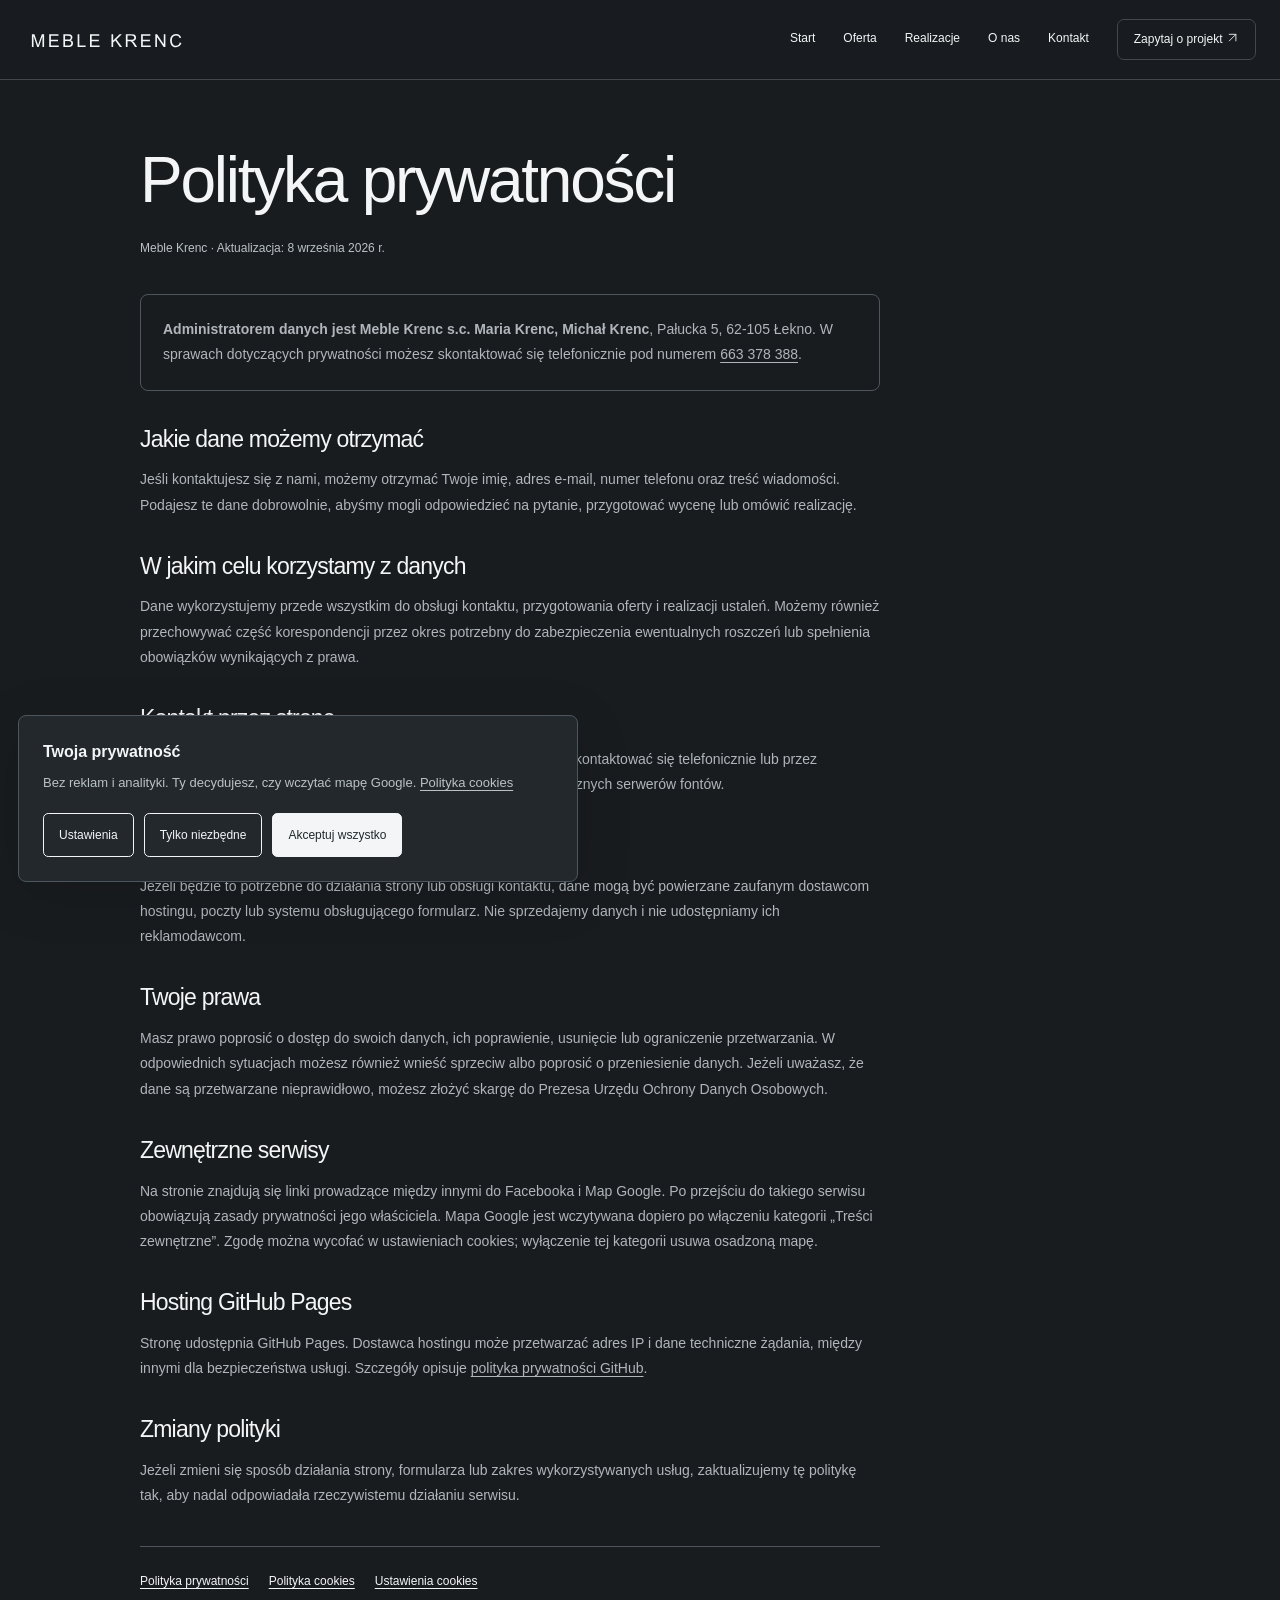
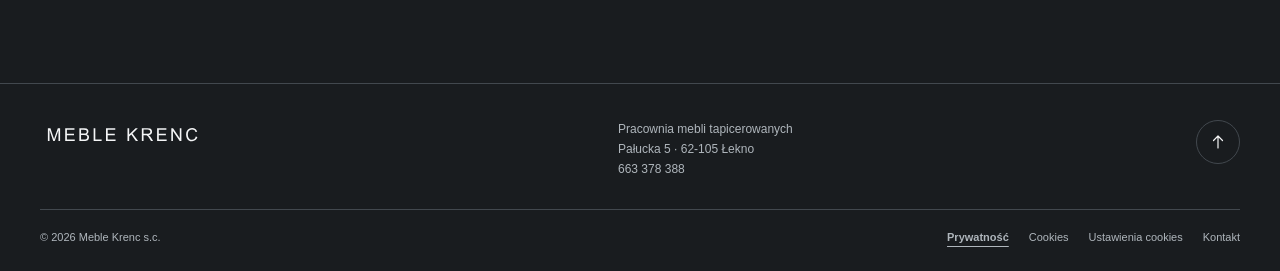
<file: polityka-prywatnosci.html>
<!doctype html>
<html lang="pl">
<head>
  <meta charset="utf-8" />
  <meta name="viewport" content="width=device-width, initial-scale=1" />
  <meta name="theme-color" content="#191c1f" />
  <title>Polityka prywatności — Meble Krenc</title>
  <link rel="icon" href="assets/favicon.svg" type="image/svg+xml" />
  <link rel="stylesheet" href="style.css?v=20260908-4" />
  <script defer src="app.js?v=20260908-4"></script>
<link rel="stylesheet" href="components.css?v=20260908-4"><script defer src="privacy.js?v=20260908-4"></script><link rel="stylesheet" href="refinements.css?v=20260908-4"><script defer src="navigation.js?v=20260908-4"></script></head>
<body data-proposal="editorial">
  <a class="skip" href="#main">Przejdź do treści</a>
  <header class="header"><a class="brand" href="index.html" aria-label="Meble Krenc — strona główna"><img src="assets/logo.svg?v=20260908-4" alt="MEBLE KRENC" width="220" height="28"></a><button class="menu" type="button" aria-expanded="false" aria-controls="nav"><i></i><i></i><span class="sr-only">Menu</span></button><nav id="nav" class="nav" aria-label="Główna nawigacja"><a href="index.html">Start</a><a href="oferta.html">Oferta</a><a href="realizacje.html">Realizacje</a><a href="o-nas.html">O nas</a><a href="kontakt.html">Kontakt</a><a class="nav-cta" href="kontakt.html">Zapytaj o projekt <b><svg class="ui-icon" viewBox="0 0 24 24" aria-hidden="true" focusable="false"><path d="M6 18 18 6M6 6h12v12"/></svg></b></a></nav></header>
  <main id="main" class="mk-legal" tabindex="-1"><h1>Polityka prywatności</h1><p class="mk-legal-intro">Meble Krenc · Aktualizacja: 8 września 2026 r.</p><article>
      <div class="legal-callout"><p><strong>Administratorem danych jest Meble Krenc s.c. Maria Krenc, Michał Krenc</strong>, Pałucka 5, 62-105 Łekno. W sprawach dotyczących prywatności możesz skontaktować się telefonicznie pod numerem <a href="tel:+48663378388">663 378 388</a>.</p></div>
      <h2>Jakie dane możemy otrzymać</h2><p>Jeśli kontaktujesz się z nami, możemy otrzymać Twoje imię, adres e-mail, numer telefonu oraz treść wiadomości. Podajesz te dane dobrowolnie, abyśmy mogli odpowiedzieć na pytanie, przygotować wycenę lub omówić realizację.</p>
      <h2>W jakim celu korzystamy z danych</h2><p>Dane wykorzystujemy przede wszystkim do obsługi kontaktu, przygotowania oferty i realizacji ustaleń. Możemy również przechowywać część korespondencji przez okres potrzebny do zabezpieczenia ewentualnych roszczeń lub spełnienia obowiązków wynikających z prawa.</p>
      <h2>Kontakt przez stronę</h2><p>Ta wersja strony nie zawiera formularza wysyłającego dane. Możesz skontaktować się telefonicznie lub przez Facebook. Zdjęcia są zapisane lokalnie, a tekst nie korzysta z zewnętrznych serwerów fontów.</p>
      <h2>Komu dane mogą być udostępniane</h2><p>Jeżeli będzie to potrzebne do działania strony lub obsługi kontaktu, dane mogą być powierzane zaufanym dostawcom hostingu, poczty lub systemu obsługującego formularz. Nie sprzedajemy danych i nie udostępniamy ich reklamodawcom.</p>
      <h2>Twoje prawa</h2><p>Masz prawo poprosić o dostęp do swoich danych, ich poprawienie, usunięcie lub ograniczenie przetwarzania. W odpowiednich sytuacjach możesz również wnieść sprzeciw albo poprosić o przeniesienie danych. Jeżeli uważasz, że dane są przetwarzane nieprawidłowo, możesz złożyć skargę do Prezesa Urzędu Ochrony Danych Osobowych.</p>
      <h2>Zewnętrzne serwisy</h2><p>Na stronie znajdują się linki prowadzące między innymi do Facebooka i Map Google. Po przejściu do takiego serwisu obowiązują zasady prywatności jego właściciela. Mapa Google jest wczytywana dopiero po włączeniu kategorii „Treści zewnętrzne”. Zgodę można wycofać w ustawieniach cookies; wyłączenie tej kategorii usuwa osadzoną mapę.</p>
      <h2>Hosting GitHub Pages</h2><p>Stronę udostępnia GitHub Pages. Dostawca hostingu może przetwarzać adres IP i dane techniczne żądania, między innymi dla bezpieczeństwa usługi. Szczegóły opisuje <a href="https://docs.github.com/en/site-policy/privacy-policies/github-general-privacy-statement" target="_blank" rel="noopener noreferrer">polityka prywatności GitHub</a>.</p><h2>Zmiany polityki</h2><p>Jeżeli zmieni się sposób działania strony, formularza lub zakres wykorzystywanych usług, zaktualizujemy tę politykę tak, aby nadal odpowiadała rzeczywistemu działaniu serwisu.</p>
    <nav class="mk-policy-nav" aria-label="Dokumenty prywatności"><a href="polityka-prywatnosci.html">Polityka prywatności</a><a href="cookies.html">Polityka cookies</a><a href="ustawienia-cookies.html">Ustawienia cookies</a></nav></article></main>
  <footer class="footer"><div class="footer-top"><a class="brand footer-brand" href="index.html"><img src="assets/logo.svg?v=20260908-4" alt="MEBLE KRENC" width="220" height="28"></a><p>Pracownia mebli tapicerowanych<br />Pałucka 5 · 62-105 Łekno<br /><a href="tel:+48663378388">663 378 388</a></p><a class="footer-arrow" href="#main" aria-label="Wróć na górę"><svg class="ui-icon" viewBox="0 0 24 24" aria-hidden="true" focusable="false"><path d="M12 20V4m-6 6 6-6 6 6"/></svg></a></div><div class="footer-bottom"><span>© <span data-year></span> Meble Krenc s.c.</span><span><a href="polityka-prywatnosci.html">Prywatność</a><a href="cookies.html">Cookies</a><a href="ustawienia-cookies.html" data-cookie-open>Ustawienia cookies</a><a href="kontakt.html">Kontakt</a></span></div></footer>
</body>
</html>
</file>
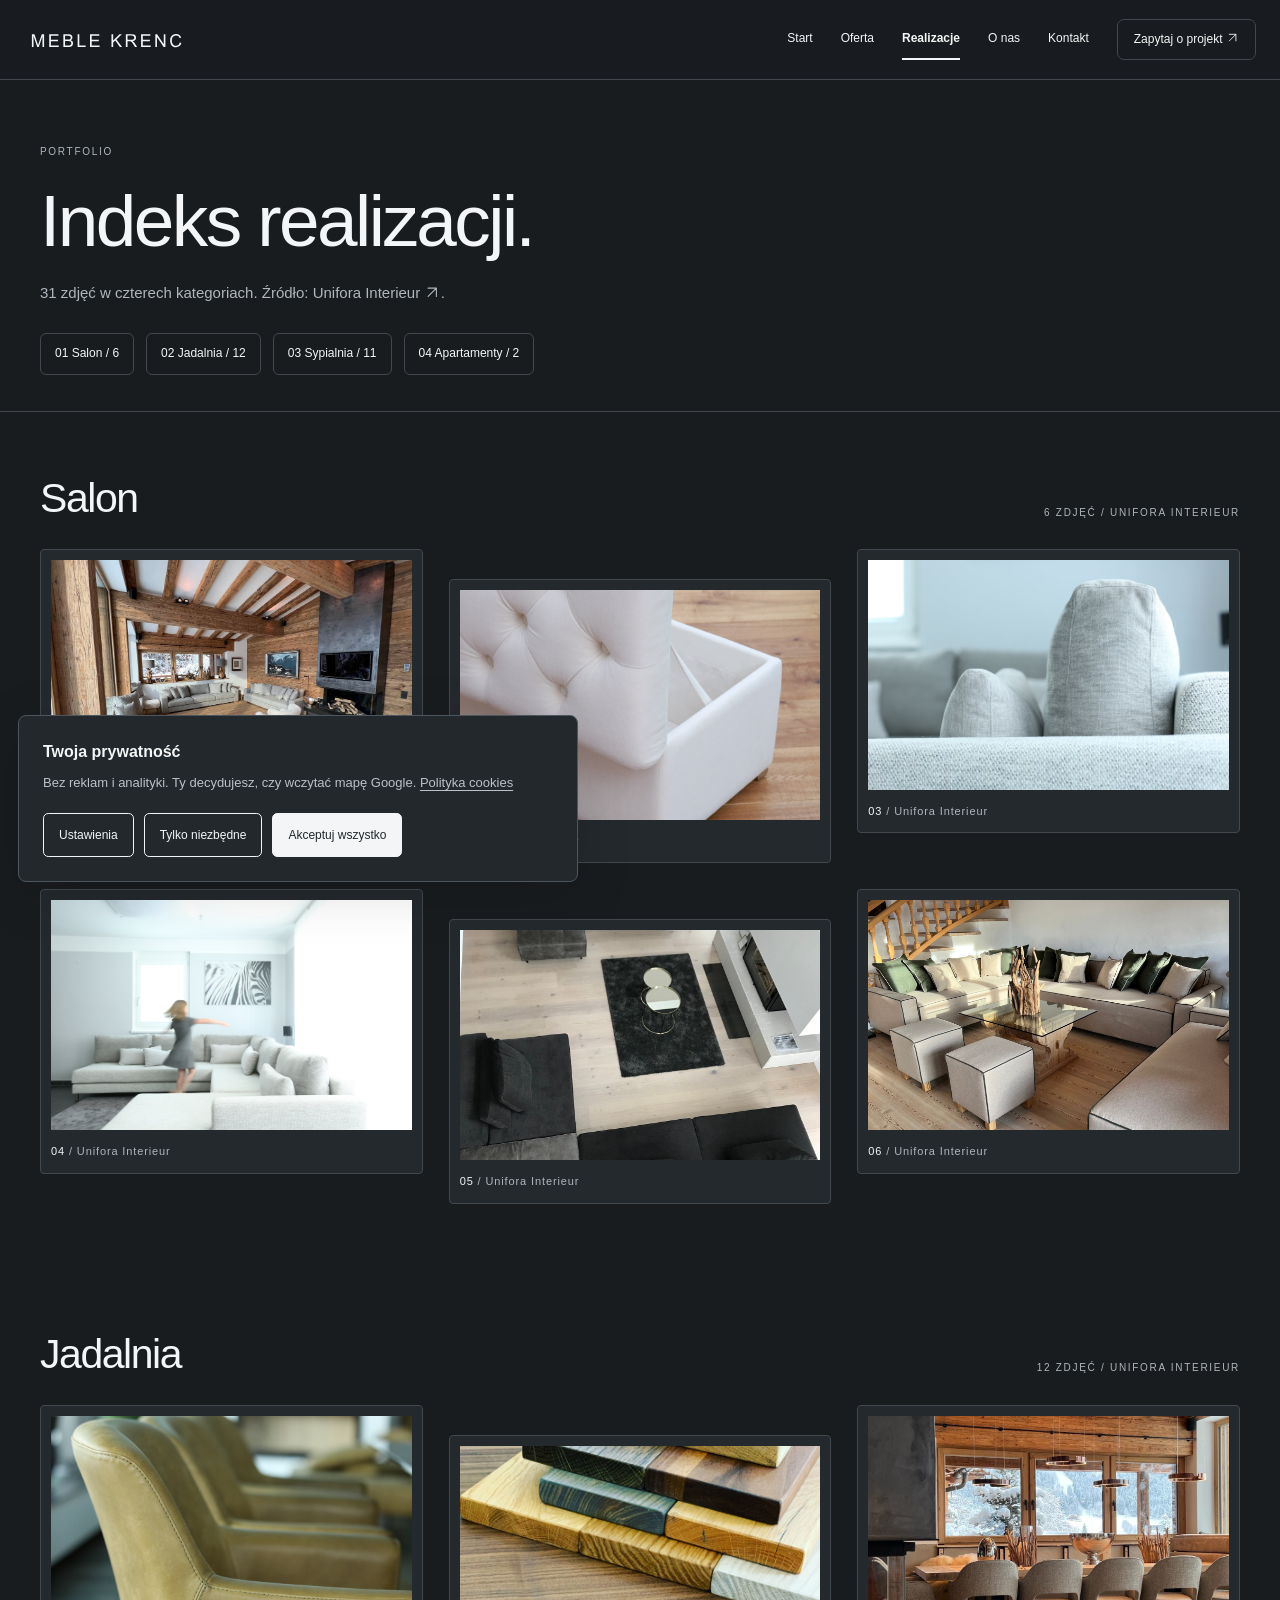
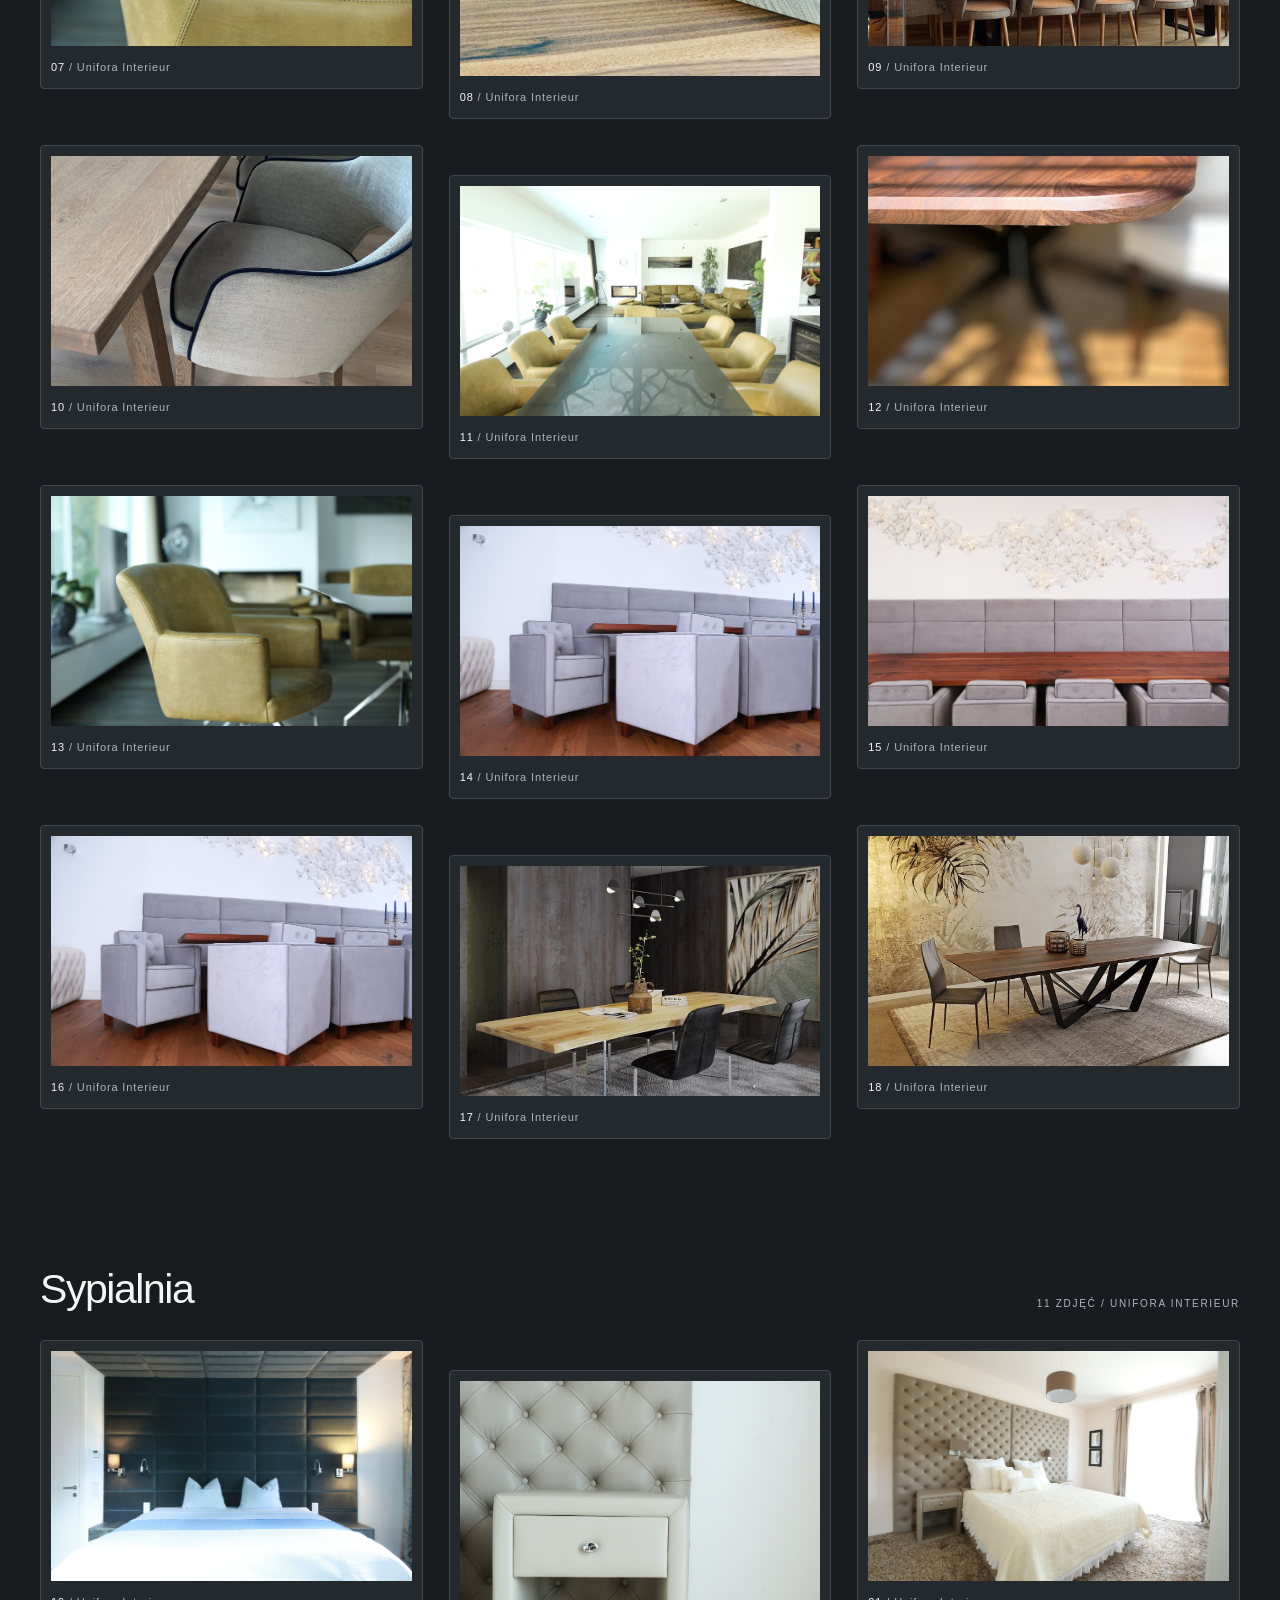
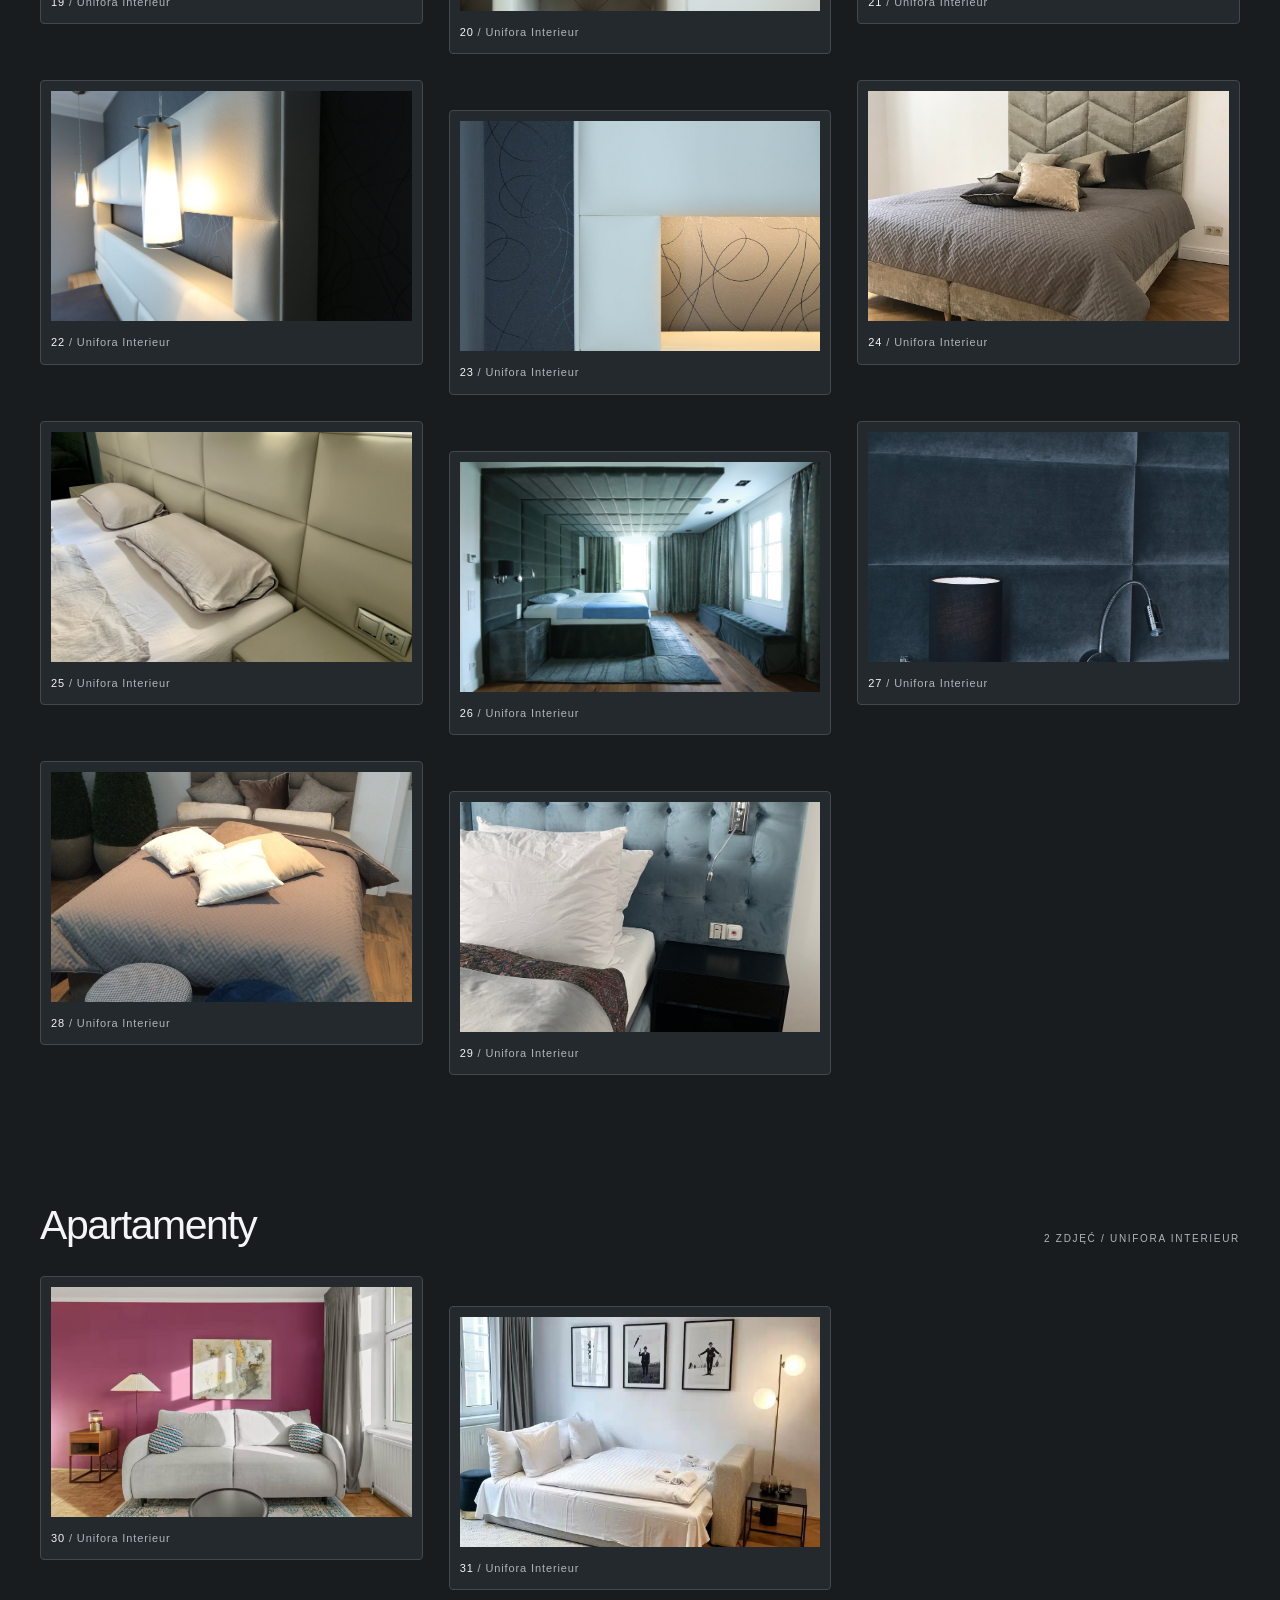
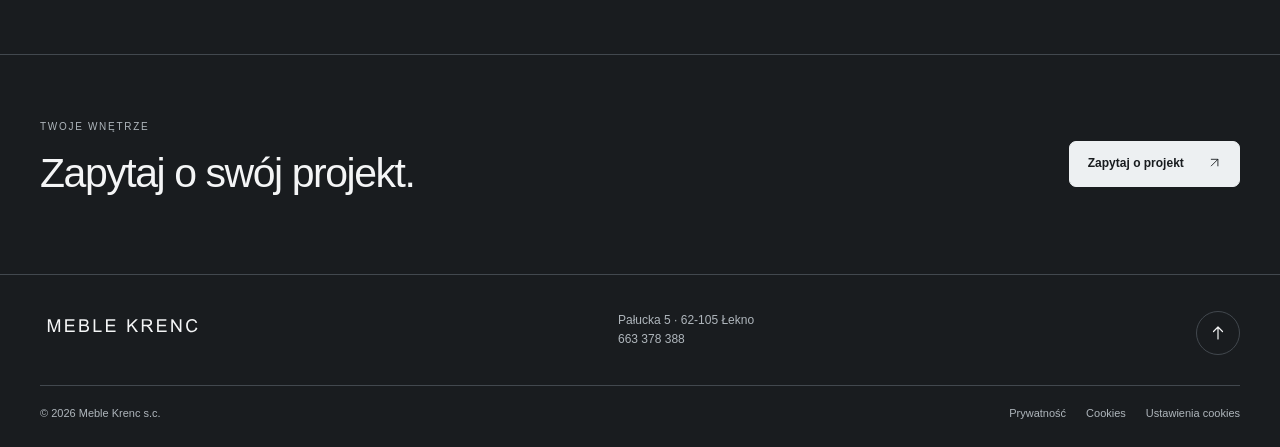
<file: realizacje.html>
<!doctype html><html lang="pl"><head><meta charset="utf-8"><meta name="viewport" content="width=device-width,initial-scale=1"><meta name="description" content="Portfolio realizacji Meble Krenc."><title>Realizacje — Meble Krenc</title><link rel="icon" href="assets/favicon.svg" type="image/svg+xml"><link rel="stylesheet" href="style.css?v=20260908-4"><script defer src="app.js?v=20260908-4"></script><link rel="stylesheet" href="components.css?v=20260908-4"><script defer src="privacy.js?v=20260908-4"></script><link rel="stylesheet" href="refinements.css?v=20260908-4"><script defer src="navigation.js?v=20260908-4"></script></head><body data-proposal="editorial"><a class="skip" href="#main">Przejdź do treści</a><header class="header"><a class="brand" href="index.html" aria-label="Meble Krenc"><img src="assets/logo.svg?v=20260908-4" alt="MEBLE KRENC" width="220" height="28"></a><button class="menu" type="button" aria-expanded="false" aria-controls="nav"><i></i><i></i><span class="sr-only">Menu</span></button><nav id="nav" class="nav" aria-label="Główna nawigacja"><a href="index.html">Start</a><a href="oferta.html">Oferta</a><a href="realizacje.html">Realizacje</a><a href="o-nas.html">O nas</a><a href="kontakt.html">Kontakt</a><a class="nav-cta" href="kontakt.html">Zapytaj o projekt <b><svg class="ui-icon" viewBox="0 0 24 24" aria-hidden="true" focusable="false"><path d="M6 18 18 6M6 6h12v12"/></svg></b></a></nav></header><main id="main"><section class="page-hero"><p class="eyebrow">Portfolio</p><h1>Indeks realizacji.</h1><p>31 zdjęć w czterech kategoriach. Źródło: <a href="https://www.unifora.at" target="_blank" rel="noreferrer">Unifora Interieur <svg class="ui-icon" viewBox="0 0 24 24" aria-hidden="true" focusable="false"><path d="M6 18 18 6M6 6h12v12"/></svg></a>.</p> <nav class="category-nav" aria-label="Kategorie realizacji"><a href="#living">01 Salon / 6</a><a href="#eating">02 Jadalnia / 12</a><a href="#sleeping">03 Sypialnia / 11</a><a href="#apartments">04 Apartamenty / 2</a></nav></section><section class="section" id="living"><div class="section-heading"><h2>Salon</h2><span class="eyebrow">6 zdjęć / Unifora Interieur</span></div><div class="gallery-grid"><a data-lightbox href="assets/living-01.jpg"><img loading="lazy" src="assets/living-01.jpg" alt="Salon, zdjęcie 01 — Unifora Interieur"><span>01</span></a><a data-lightbox href="assets/living-02.jpg"><img loading="lazy" src="assets/living-02.jpg" alt="Salon, zdjęcie 02 — Unifora Interieur"><span>02</span></a><a data-lightbox href="assets/living-03.jpg"><img loading="lazy" src="assets/living-03.jpg" alt="Salon, zdjęcie 03 — Unifora Interieur"><span>03</span></a><a data-lightbox href="assets/living-04.jpg"><img loading="lazy" src="assets/living-04.jpg" alt="Salon, zdjęcie 04 — Unifora Interieur"><span>04</span></a><a data-lightbox href="assets/living-05.jpg"><img loading="lazy" src="assets/living-05.jpg" alt="Salon, zdjęcie 05 — Unifora Interieur"><span>05</span></a><a data-lightbox href="assets/living-06.jpg"><img loading="lazy" src="assets/living-06.jpg" alt="Salon, zdjęcie 06 — Unifora Interieur"><span>06</span></a></div></section><section class="section" id="eating"><div class="section-heading"><h2>Jadalnia</h2><span class="eyebrow">12 zdjęć / Unifora Interieur</span></div><div class="gallery-grid"><a data-lightbox href="assets/eating-01.jpg"><img loading="lazy" src="assets/eating-01.jpg" alt="Jadalnia, zdjęcie 01 — Unifora Interieur"><span>07</span></a><a data-lightbox href="assets/eating-02.jpg"><img loading="lazy" src="assets/eating-02.jpg" alt="Jadalnia, zdjęcie 02 — Unifora Interieur"><span>08</span></a><a data-lightbox href="assets/eating-03.jpg"><img loading="lazy" src="assets/eating-03.jpg" alt="Jadalnia, zdjęcie 03 — Unifora Interieur"><span>09</span></a><a data-lightbox href="assets/eating-04.jpg"><img loading="lazy" src="assets/eating-04.jpg" alt="Jadalnia, zdjęcie 04 — Unifora Interieur"><span>10</span></a><a data-lightbox href="assets/eating-05.jpg"><img loading="lazy" src="assets/eating-05.jpg" alt="Jadalnia, zdjęcie 05 — Unifora Interieur"><span>11</span></a><a data-lightbox href="assets/eating-06.jpg"><img loading="lazy" src="assets/eating-06.jpg" alt="Jadalnia, zdjęcie 06 — Unifora Interieur"><span>12</span></a><a data-lightbox href="assets/eating-07.jpg"><img loading="lazy" src="assets/eating-07.jpg" alt="Jadalnia, zdjęcie 07 — Unifora Interieur"><span>13</span></a><a data-lightbox href="assets/eating-08.jpg"><img loading="lazy" src="assets/eating-08.jpg" alt="Jadalnia, zdjęcie 08 — Unifora Interieur"><span>14</span></a><a data-lightbox href="assets/eating-09.jpg"><img loading="lazy" src="assets/eating-09.jpg" alt="Jadalnia, zdjęcie 09 — Unifora Interieur"><span>15</span></a><a data-lightbox href="assets/eating-10.jpg"><img loading="lazy" src="assets/eating-10.jpg" alt="Jadalnia, zdjęcie 10 — Unifora Interieur"><span>16</span></a><a data-lightbox href="assets/eating-11.jpg"><img loading="lazy" src="assets/eating-11.jpg" alt="Jadalnia, zdjęcie 11 — Unifora Interieur"><span>17</span></a><a data-lightbox href="assets/eating-12.jpg"><img loading="lazy" src="assets/eating-12.jpg" alt="Jadalnia, zdjęcie 12 — Unifora Interieur"><span>18</span></a></div></section><section class="section" id="sleeping"><div class="section-heading"><h2>Sypialnia</h2><span class="eyebrow">11 zdjęć / Unifora Interieur</span></div><div class="gallery-grid"><a data-lightbox href="assets/sleeping-01.jpg"><img loading="lazy" src="assets/sleeping-01.jpg" alt="Sypialnia, zdjęcie 01 — Unifora Interieur"><span>19</span></a><a data-lightbox href="assets/sleeping-02.jpg"><img loading="lazy" src="assets/sleeping-02.jpg" alt="Sypialnia, zdjęcie 02 — Unifora Interieur"><span>20</span></a><a data-lightbox href="assets/sleeping-03.jpg"><img loading="lazy" src="assets/sleeping-03.jpg" alt="Sypialnia, zdjęcie 03 — Unifora Interieur"><span>21</span></a><a data-lightbox href="assets/sleeping-04.jpg"><img loading="lazy" src="assets/sleeping-04.jpg" alt="Sypialnia, zdjęcie 04 — Unifora Interieur"><span>22</span></a><a data-lightbox href="assets/sleeping-05.jpg"><img loading="lazy" src="assets/sleeping-05.jpg" alt="Sypialnia, zdjęcie 05 — Unifora Interieur"><span>23</span></a><a data-lightbox href="assets/sleeping-06.jpg"><img loading="lazy" src="assets/sleeping-06.jpg" alt="Sypialnia, zdjęcie 06 — Unifora Interieur"><span>24</span></a><a data-lightbox href="assets/sleeping-07.jpg"><img loading="lazy" src="assets/sleeping-07.jpg" alt="Sypialnia, zdjęcie 07 — Unifora Interieur"><span>25</span></a><a data-lightbox href="assets/sleeping-08.jpg"><img loading="lazy" src="assets/sleeping-08.jpg" alt="Sypialnia, zdjęcie 08 — Unifora Interieur"><span>26</span></a><a data-lightbox href="assets/sleeping-09.jpg"><img loading="lazy" src="assets/sleeping-09.jpg" alt="Sypialnia, zdjęcie 09 — Unifora Interieur"><span>27</span></a><a data-lightbox href="assets/sleeping-10.jpg"><img loading="lazy" src="assets/sleeping-10.jpg" alt="Sypialnia, zdjęcie 10 — Unifora Interieur"><span>28</span></a><a data-lightbox href="assets/sleeping-11.jpg"><img loading="lazy" src="assets/sleeping-11.jpg" alt="Sypialnia, zdjęcie 11 — Unifora Interieur"><span>29</span></a></div></section><section class="section" id="apartments"><div class="section-heading"><h2>Apartamenty</h2><span class="eyebrow">2 zdjęć / Unifora Interieur</span></div><div class="gallery-grid"><a data-lightbox href="assets/apartments-01.jpg"><img loading="lazy" src="assets/apartments-01.jpg" alt="Apartamenty, zdjęcie 01 — Unifora Interieur"><span>30</span></a><a data-lightbox href="assets/apartments-02.jpg"><img loading="lazy" src="assets/apartments-02.jpg" alt="Apartamenty, zdjęcie 02 — Unifora Interieur"><span>31</span></a></div></section><section class="cta"><div><p class="eyebrow light">Twoje wnętrze</p><h2>Zapytaj o swój projekt.</h2></div><a class="button light-button" href="kontakt.html">Zapytaj o projekt <b><svg class="ui-icon" viewBox="0 0 24 24" aria-hidden="true" focusable="false"><path d="M6 18 18 6M6 6h12v12"/></svg></b></a></section></main><footer class="footer"><div class="footer-top"><a class="brand footer-brand" href="index.html"><img src="assets/logo.svg?v=20260908-4" alt="MEBLE KRENC" width="220" height="28"></a><p>Pałucka 5 · 62-105 Łekno<br><a href="tel:+48663378388">663 378 388</a></p><a class="footer-arrow" href="#main" aria-label="Wróć na górę"><svg class="ui-icon" viewBox="0 0 24 24" aria-hidden="true" focusable="false"><path d="M12 20V4m-6 6 6-6 6 6"/></svg></a></div><div class="footer-bottom"><span>© <span data-year></span> Meble Krenc s.c.</span><span><a href="polityka-prywatnosci.html">Prywatność</a><a href="cookies.html">Cookies</a><a href="ustawienia-cookies.html" data-cookie-open>Ustawienia cookies</a></span></div></footer><div class="lightbox" data-lightbox-root hidden><button data-lightbox-close aria-label="Zamknij"><svg class="ui-icon" viewBox="0 0 24 24" aria-hidden="true" focusable="false"><path d="m6 6 12 12M18 6 6 18"/></svg></button><img data-lightbox-image alt=""></div></body></html>
</file>
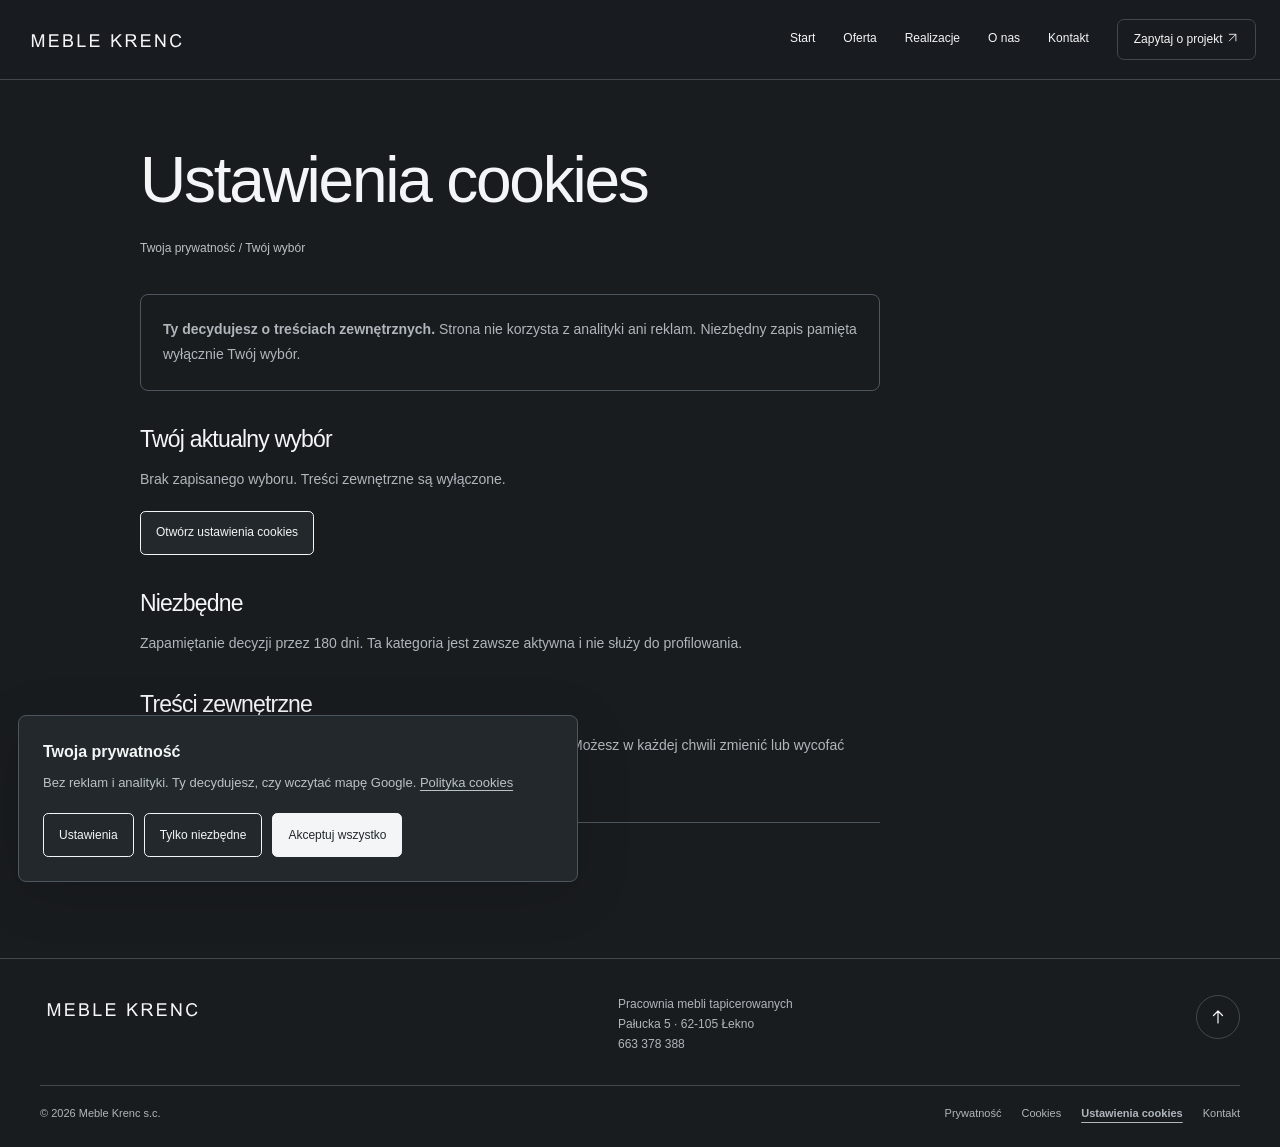
<file: ustawienia-cookies.html>
<!doctype html>
<html lang="pl">
<head>
  <meta charset="utf-8" /><meta name="viewport" content="width=device-width, initial-scale=1" /><meta name="theme-color" content="#191c1f" />
  <title>Ustawienia cookies — Meble Krenc</title><link rel="icon" href="assets/favicon.svg" type="image/svg+xml" /><link rel="stylesheet" href="style.css?v=20260908-4" /><script defer src="app.js?v=20260908-4"></script>
<link rel="stylesheet" href="components.css?v=20260908-4"><script defer src="privacy.js?v=20260908-4"></script><link rel="stylesheet" href="refinements.css?v=20260908-4"><script defer src="navigation.js?v=20260908-4"></script></head>
<body data-proposal="editorial">
  <a class="skip" href="#main">Przejdź do treści</a>
  <header class="header"><a class="brand" href="index.html" aria-label="Meble Krenc — strona główna"><img src="assets/logo.svg?v=20260908-4" alt="MEBLE KRENC" width="220" height="28"></a><button class="menu" type="button" aria-expanded="false" aria-controls="nav"><i></i><i></i><span class="sr-only">Menu</span></button><nav id="nav" class="nav" aria-label="Główna nawigacja"><a href="index.html">Start</a><a href="oferta.html">Oferta</a><a href="realizacje.html">Realizacje</a><a href="o-nas.html">O nas</a><a href="kontakt.html">Kontakt</a><a class="nav-cta" href="kontakt.html">Zapytaj o projekt <b><svg class="ui-icon" viewBox="0 0 24 24" aria-hidden="true" focusable="false"><path d="M6 18 18 6M6 6h12v12"/></svg></b></a></nav></header>
  <main id="main" class="mk-legal" tabindex="-1"><h1>Ustawienia cookies</h1><p class="mk-legal-intro">Twoja prywatność / Twój wybór</p><article><div class="legal-callout"><p><strong>Ty decydujesz o treściach zewnętrznych.</strong> Strona nie korzysta z analityki ani reklam. Niezbędny zapis pamięta wyłącznie Twój wybór.</p></div><h2>Twój aktualny wybór</h2><p data-current-consent>Treści zewnętrzne pozostają wyłączone do czasu wyrażenia zgody.</p><p><button class="mk-settings-button" type="button" data-cookie-open>Otwórz ustawienia cookies</button></p><h2>Niezbędne</h2><p>Zapamiętanie decyzji przez 180 dni. Ta kategoria jest zawsze aktywna i nie służy do profilowania.</p><h2>Treści zewnętrzne</h2><p>Opcjonalna mapa Google na stronie kontaktu. Domyślnie wyłączona. Możesz w każdej chwili zmienić lub wycofać zgodę w panelu ustawień.</p><noscript><p>Do obsługi panelu potrzebny jest JavaScript. Bez niego mapa nie jest wczytywana i nie zapisujemy wyboru. Dane witryny możesz usunąć w ustawieniach przeglądarki.</p></noscript><nav class="mk-policy-nav" aria-label="Dokumenty prywatności"><a href="polityka-prywatnosci.html">Polityka prywatności</a><a href="cookies.html">Polityka cookies</a></nav></article></main>
  <footer class="footer"><div class="footer-top"><a class="brand footer-brand" href="index.html"><img src="assets/logo.svg?v=20260908-4" alt="MEBLE KRENC" width="220" height="28"></a><p>Pracownia mebli tapicerowanych<br />Pałucka 5 · 62-105 Łekno<br /><a href="tel:+48663378388">663 378 388</a></p><a class="footer-arrow" href="#main" aria-label="Wróć na górę"><svg class="ui-icon" viewBox="0 0 24 24" aria-hidden="true" focusable="false"><path d="M12 20V4m-6 6 6-6 6 6"/></svg></a></div><div class="footer-bottom"><span>© <span data-year></span> Meble Krenc s.c.</span><span><a href="polityka-prywatnosci.html">Prywatność</a><a href="cookies.html">Cookies</a><a href="ustawienia-cookies.html" data-cookie-open>Ustawienia cookies</a><a href="kontakt.html">Kontakt</a></span></div></footer>
</body>
</html>
</file>
<file: style.css>
:root{color-scheme:dark;--ink:#f4f5f6;--muted:#afb6bc;--line:#42484e;--panel:#24292e;--bg:#191c1f;font-family:Arial,Helvetica,sans-serif}*{box-sizing:border-box}html{scroll-behavior:smooth;scroll-padding-top:100px}body{margin:0;background:var(--bg);color:var(--ink);font:15px/1.65 Arial,Helvetica,sans-serif}a{color:inherit;text-decoration:none}button{font:inherit;cursor:pointer}img{display:block;max-width:100%;width:100%}figure{margin:0}h1,h2,h3,p{margin-top:0}h1,h2,h3{font-weight:500;line-height:1.1;letter-spacing:-.035em}h1{font-size:clamp(40px,5.7vw,76px)}h2{font-size:clamp(27px,3.2vw,42px)}h3{font-size:23px}em{font-style:normal}p{color:var(--muted)}a:hover{color:#fff}a:focus-visible,button:focus-visible,input:focus-visible{outline:2px solid #b9ddf5;outline-offset:5px}button{color:inherit}.skip{position:fixed;top:-100px;left:20px;background:white;color:black;padding:12px;z-index:100}.skip:focus{top:12px}.sr-only{position:absolute;width:1px;height:1px;overflow:hidden;clip:rect(0,0,0,0)}[hidden]{display:none!important}.header{position:sticky;top:0;z-index:10;height:80px;display:flex;justify-content:space-between;align-items:center;padding:0 max(24px,calc((100vw - 1240px)/2));background:#191c1ff5;border-bottom:1px solid var(--line)}.brand{display:inline-flex;align-items:center}.brand img{width:220px;height:28px}.brand>span{display:none}.nav{display:flex;align-items:center;gap:28px;font-size:12px}.nav a{padding:10px 0}.nav a[aria-current]{border-bottom:1px solid white}.nav-cta{border:1px solid var(--line);border-radius:7px;padding:10px 16px!important}.menu{display:none}.hero,.section,.page-hero,.cta,.footer{max-width:1320px;margin:auto;padding:64px 40px}.hero{display:grid;grid-template-columns:.9fr 1.1fr;gap:60px;align-items:center;padding-top:48px;padding-bottom:48px}.hero h1{margin:24px 0;font-size:clamp(48px,6.6vw,86px);line-height:.99}.hero h1 span{color:#afb6bc}.eyebrow,.section-kicker,.frame-label,.composition-note{font-size:10px;letter-spacing:.17em;text-transform:uppercase;color:var(--muted)}.lead{max-width:390px;font-size:15px}.actions{display:flex;flex-wrap:wrap;gap:20px;align-items:center;margin-top:28px}.button{display:inline-flex;align-items:center;justify-content:center;gap:24px;min-height:46px;padding:12px 18px;background:#edf0f2;color:#191c1f;border:1px solid #edf0f2;border-radius:7px;font-size:12px;font-weight:600}.button:hover{background:#cbd6df;color:#111}.text-button{font-size:12px;padding:10px 0;border-bottom:1px solid var(--line)}.photo-composition{position:relative;padding-bottom:100px}.frame-label{display:flex;justify-content:space-between;margin-bottom:12px}.hero-image{width:88%;padding:12px;border:1px solid var(--line);border-radius:3px;background:#22272b}.hero-image img{height:285px;object-fit:cover}.hero-image figcaption{display:flex;justify-content:space-between;font-size:10px;color:var(--muted);padding-top:12px;gap:12px}.inset-image{position:absolute;right:0;bottom:0;width:47%;padding:10px;background:#30363b;border:1px solid #596168;border-radius:3px 3px 28px 3px}.inset-image img{height:150px;object-fit:cover;border-radius:0 0 18px 0}.inset-image figcaption{font-size:9px;padding-top:7px}.composition-note{position:absolute;bottom:35px;left:0;font-size:9px}.factbar{display:grid;grid-template-columns:repeat(4,1fr);max-width:1240px;margin:auto;border-block:1px solid var(--line)}.factbar span{padding:18px 20px;font-size:11px;border-right:1px solid var(--line)}.factbar b{margin-right:18px;color:var(--muted);font-weight:400}.section-heading,.gallery-head{display:flex;justify-content:space-between;align-items:end;gap:25px;margin-bottom:28px}.section-heading h2{margin-bottom:0}.project-index{display:grid;grid-template-columns:1.15fr 1fr .85fr;gap:24px;align-items:start}.project-index>a:nth-child(2){margin-top:36px}.project-index>a:nth-child(3){margin-top:72px}.project-photo{padding:10px;border:1px solid var(--line);background:var(--panel);border-radius:4px}.project-photo img{height:220px;object-fit:cover}.project-caption{display:flex;gap:15px;align-items:center;border-bottom:1px solid var(--line);padding:14px 0;font-size:11px}.project-caption h3{font-size:13px;letter-spacing:0;margin:0;flex:1}.service-grid{display:grid;grid-template-columns:repeat(3,1fr);gap:16px}.service-grid article{display:flex;flex-direction:column;padding:26px;background:var(--panel);border:1px solid var(--line);border-radius:5px;scroll-margin-top:100px}.service-grid article>span,.steps b{font-size:10px;color:var(--muted);font-weight:400}.service-grid h3{margin:32px 0 16px}.service-grid p{font-size:13px;max-width:360px}.service-grid a{margin-top:auto;padding-top:20px;border-top:1px solid var(--line);font-size:12px}.cta{display:flex;align-items:center;justify-content:space-between;gap:30px;border-top:1px solid var(--line)}.cta h2{margin-bottom:14px}.cta p{margin-bottom:0}.cta .eyebrow{margin-bottom:15px}.footer{border-top:1px solid var(--line);padding-top:36px;padding-bottom:25px}.footer-top{display:grid;grid-template-columns:1fr 1fr auto;align-items:start;gap:24px;padding-bottom:30px}.footer-top p{font-size:12px;margin:0}.footer-arrow{border:1px solid var(--line);border-radius:50%;width:44px;height:44px;display:grid;place-items:center}.footer-bottom{display:flex;justify-content:space-between;gap:24px;padding-top:18px;border-top:1px solid var(--line);font-size:11px;color:var(--muted)}.footer-bottom > span:last-child{display:flex;gap:20px;flex-wrap:wrap}.page-hero{padding-bottom:36px;border-bottom:1px solid var(--line)}.page-hero h1{max-width:850px;margin:20px 0}.page-hero>p:last-child{max-width:650px;margin-bottom:0}.feature,.two-col,.contact-grid{display:grid;grid-template-columns:1fr 1fr;gap:60px;align-items:start}.feature-image{padding:12px;border:1px solid var(--line);background:var(--panel);max-width:500px}.feature-image img{height:320px;object-fit:cover}.feature-copy p{max-width:470px}.feature-copy .button{margin-top:20px}.steps article{border-top:1px solid var(--line);padding:22px 0}.steps h3{margin:10px 0;font-size:22px}.steps p{margin-bottom:0;font-size:14px}.dark-section>.steps{display:grid;grid-template-columns:repeat(3,1fr);gap:30px}.gallery-grid{display:grid;grid-template-columns:repeat(3,1fr);gap:26px;align-items:start}.gallery-grid>a{display:flex;flex-direction:column;border:1px solid var(--line);padding:10px;background:var(--panel);border-radius:4px}.gallery-grid img{height:230px;object-fit:cover}.gallery-grid span{padding:12px 0 2px;font-size:11px;letter-spacing:.08em}.gallery-grid span:after{content:' / Unifora Interieur';color:var(--muted)}.gallery-grid>a:nth-child(3n+2){margin-top:30px}.contact-list{margin-top:30px}.contact-list>a,.contact-list>div{display:grid;grid-template-columns:1fr auto;padding:20px 0;border-top:1px solid var(--line)}.contact-list small{grid-column:1/-1;color:var(--muted);margin-bottom:8px}.contact-list strong{font-size:25px;font-weight:400;line-height:1.4}.contact-card{padding:36px;border:1px solid var(--line);background:var(--panel);border-radius:5px 5px 45px 5px}.contact-card h3{font-size:36px;margin-top:24px}.legal{max-width:1100px}.legal h1{font-size:clamp(38px,5vw,64px)}.legal-lead{max-width:700px}.legal-body{max-width:760px;border-top:1px solid var(--line);margin-top:40px;padding-top:10px}.legal-body h2{font-size:23px;margin-top:30px;letter-spacing:-.02em}.legal-body a{text-decoration:underline}.legal-date{font-size:12px;margin-top:32px}.cookie-bar{position:fixed;z-index:20;bottom:16px;left:16px;max-width:520px;padding:20px;background:#30373d;border:1px solid #66717b;border-radius:9px;box-shadow:0 12px 45px #0008}.cookie-bar p{font-size:12px;margin:0 0 14px;color:#d7dce1}.cookie-bar a,.cookie-open{text-decoration:underline}.cookie-actions{display:flex;gap:10px;flex-wrap:wrap}.cookie-actions button{padding:10px 14px;min-height:44px;border:1px solid #9aa4ad;border-radius:5px;background:transparent;font-size:12px}.cookie-actions button:last-child{background:#f0f2f4;color:#191c1f}.cookie-open{background:none;border:0;padding:0;color:inherit;font-size:inherit;cursor:pointer}.cookie-settings,.lightbox{position:fixed;inset:0;z-index:40;background:#080b0eea;display:grid;place-items:center;padding:24px}.cookie-dialog{width:min(510px,100%);max-height:90svh;overflow:auto;background:var(--panel);border:1px solid var(--line);border-radius:9px;padding:28px}.cookie-dialog h2{font-size:27px}.cookie-dialog p{font-size:13px}.cookie-row{display:flex;justify-content:space-between;gap:20px;padding:16px 0;border-top:1px solid var(--line);font-size:13px}.cookie-row small{display:block;color:var(--muted)}.cookie-dialog .cookie-actions{margin-top:20px}.lightbox img{width:auto;max-width:min(1100px,92vw);max-height:80svh;object-fit:contain}.lightbox button{position:absolute;right:20px;top:16px;width:48px;height:48px;font-size:28px;border:1px solid var(--line);background:var(--panel);border-radius:50%}.menu-open{overflow:hidden}
@media(min-width:1500px){.hero{padding-top:64px;padding-bottom:64px}}
@media(max-width:900px){.nav{gap:17px}.nav-cta{display:none}.hero{gap:25px}.hero,.section,.page-hero,.cta,.footer{padding-left:24px;padding-right:24px}.hero-image img{height:240px}.project-index{gap:15px}.project-photo img{height:180px}.service-grid article{padding:20px}.feature,.two-col,.contact-grid{gap:30px}.gallery-grid{grid-template-columns:repeat(2,1fr)}.gallery-grid>a:nth-child(3n+2){margin-top:0}.factbar{margin:0 24px}.factbar span{padding:15px 10px}.factbar b{margin-right:8px}}
@media(max-width:640px){.header{height:68px;padding:0 20px}.brand img{width:185px}.menu{display:block;width:44px;height:44px;border:1px solid var(--line);border-radius:6px;background:var(--panel)}.menu i{display:block;width:18px;height:1px;background:white;margin:6px auto}.nav{position:fixed;top:68px;left:0;right:0;bottom:0;background:var(--bg);padding:24px;display:none;flex-direction:column;align-items:stretch;gap:0;overflow:auto}.nav.is-open{display:flex}.nav>a{font-size:22px;padding:19px 0;border-bottom:1px solid var(--line)}.nav .nav-cta{display:block;margin-top:24px;font-size:15px}.hero{grid-template-columns:1fr;padding:35px 20px;gap:32px}.hero h1{font-size:58px}.hero h1 br:nth-child(2){display:none}.lead{max-width:340px}.photo-composition{max-width:500px;width:100%;padding-bottom:85px}.hero-image img{height:220px}.inset-image img{height:110px}.composition-note{font-size:8px;bottom:25px}.hero-image figcaption{font-size:8px}.factbar{grid-template-columns:1fr 1fr;margin:0 20px}.factbar span{padding:14px 8px;font-size:10px}.factbar span:nth-child(-n+2){border-bottom:1px solid var(--line)}.section,.page-hero,.cta{padding:40px 20px}.section-heading{align-items:start;flex-direction:column;gap:12px}.project-index{grid-template-columns:1fr;gap:25px}.project-index>a:nth-child(n){margin:0}.project-photo img{height:230px}.service-grid,.feature,.two-col,.contact-grid,.dark-section>.steps{grid-template-columns:1fr;gap:20px}.service-grid h3{margin-top:20px}.feature-image img{height:250px}.gallery-grid{gap:14px}.gallery-grid img{height:145px}.gallery-grid span{font-size:9px;letter-spacing:0}.gallery-grid>a{padding:7px}.gallery-grid span:after{content:' / Unifora'}.cta{align-items:start;flex-direction:column}.footer{padding:30px 20px}.footer-top{grid-template-columns:1fr auto}.footer-top p{grid-column:1;grid-row:2}.footer-arrow{grid-column:2;grid-row:1}.footer-bottom{flex-direction:column;gap:14px}.contact-card{padding:25px}.cookie-bar{right:12px;left:12px;bottom:12px;padding:16px}.cookie-dialog{padding:22px}.legal h1{overflow-wrap:anywhere}.legal-body h2{font-size:21px}}
@media(prefers-reduced-motion:reduce){html{scroll-behavior:auto}*{animation:none!important;transition:none!important}}
.source-note{font-size:11px;margin:16px 0 0;color:var(--muted)}.source-note a{text-decoration:underline}.category-nav{display:flex;gap:12px;flex-wrap:wrap;margin-top:28px}.category-nav a{border:1px solid var(--line);border-radius:6px;padding:10px 14px;font-size:12px}.category-nav a:hover{background:var(--panel)}
.lightbox img{max-height:calc(100dvh - 180px)}.lightbox-navigation{position:absolute;bottom:24px;left:50%;transform:translateX(-50%);display:flex;align-items:center;gap:24px}.lightbox-navigation button{position:static;width:44px;height:44px;font-size:20px}.lightbox-navigation p{font-size:13px;min-width:65px;text-align:center;margin:0;color:#fff}
</file>
<file: components.css>
.ui-icon{display:inline-block;width:1.1em;height:1.1em;flex:none;vertical-align:-.16em;fill:none;stroke:currentColor;stroke-width:1.6;stroke-linecap:round;stroke-linejoin:round;pointer-events:none}
.lightbox button .ui-icon{width:20px;height:20px}.photo-open .ui-icon,.footer-arrow .ui-icon{width:18px;height:18px}.ui-icon-only{display:inline-grid;place-items:center}
body{--consent-bg:#fff;--consent-ink:#202321;--consent-muted:#606660;--consent-line:#d9ddd8;--consent-radius:12px}
body[data-proposal=editorial]{--consent-bg:#22282c;--consent-ink:#f3f5f6;--consent-muted:#bac2c7;--consent-line:#4d565e;--consent-radius:8px}
body[data-proposal=gallery]{--consent-radius:2px}
body[data-proposal=boutique]{--consent-bg:#f7f6f2;--consent-radius:18px}
body.mk-consent-open{overflow:hidden}
.mk-consent-banner,.mk-consent-dialog{box-sizing:border-box;background:var(--consent-bg);color:var(--consent-ink);border:1px solid var(--consent-line);border-radius:var(--consent-radius);font-family:Arial,Helvetica,sans-serif;line-height:1.55}
.mk-consent-banner{position:fixed;bottom:18px;left:18px;z-index:35;width:560px;max-width:calc(100vw - 36px);padding:24px;box-shadow:0 12px 55px #0002}
.mk-consent-banner strong{font-size:16px}.mk-consent-banner p{font-size:13px;color:var(--consent-muted);margin:8px 0 20px}.mk-consent-banner a{text-decoration:underline;text-underline-offset:3px}
.mk-consent-dialog{padding:28px;width:570px;max-width:calc(100vw - 32px);max-height:calc(100dvh - 32px);overflow:auto;overscroll-behavior:contain;box-shadow:0 24px 100px #0005}
.mk-consent-dialog:not([open]){display:none}.mk-consent-dialog::backdrop{background:#101518b8;backdrop-filter:blur(5px)}
.mk-consent-heading{display:flex;justify-content:space-between;align-items:center;gap:20px;font-size:10px;letter-spacing:.12em;text-transform:uppercase;color:var(--consent-muted)}
.mk-consent-dialog h2{font-family:inherit;font-size:30px;line-height:1.13;letter-spacing:-.035em;font-weight:500;margin:22px 0 14px}.mk-consent-dialog>p{font-size:13px;color:var(--consent-muted);margin:0 0 22px}
.mk-consent-option{display:flex;justify-content:space-between;align-items:center;gap:24px;padding:20px 0;border-top:1px solid var(--consent-line);cursor:pointer}.mk-consent-option strong{display:block;font-size:14px;font-weight:600}.mk-consent-option small{display:block;font-size:12px;line-height:1.5;color:var(--consent-muted);margin-top:6px;max-width:370px}
.mk-consent-option input{appearance:none;-webkit-appearance:none;position:relative;flex:0 0 44px;width:44px;height:26px;margin:0;border:1px solid var(--consent-muted);border-radius:30px;background:transparent;cursor:pointer;transition:background .15s}.mk-consent-option input::after{content:'';position:absolute;width:18px;height:18px;left:3px;top:3px;background:var(--consent-muted);border-radius:50%;transition:transform .15s}.mk-consent-option input:checked{background:var(--consent-ink);border-color:var(--consent-ink)}.mk-consent-option input:checked::after{background:var(--consent-bg);transform:translateX(18px)}.mk-consent-option input:disabled{opacity:.5;cursor:not-allowed}
.mk-consent-actions{display:flex;gap:10px;flex-wrap:wrap}.mk-consent-actions button,.mk-map button,.mk-settings-button{font:500 12px/1.4 Arial,Helvetica,sans-serif;min-height:44px;padding:12px 15px;border:1px solid var(--consent-ink);border-radius:calc(var(--consent-radius) * .65);background:var(--consent-bg);color:var(--consent-ink);cursor:pointer;text-align:center}.mk-consent-actions button[data-consent-save],.mk-consent-actions button[data-consent-accept]{background:var(--consent-ink);color:var(--consent-bg)}.mk-consent-actions button:hover,.mk-map button:hover,.mk-settings-button:hover{filter:brightness(.88)}
.mk-consent-dialog .mk-icon-button{display:grid;place-items:center;flex:none;width:44px;height:44px;border:1px solid var(--consent-line);border-radius:50%;background:none;color:var(--consent-ink);padding:0;cursor:pointer}.mk-consent-bottom{display:flex;flex-wrap:wrap;gap:14px 20px;border-top:1px solid var(--consent-line);padding-top:20px;margin-top:24px;font-size:11px}.mk-consent-bottom button{width:100%;text-align:left;padding:0;min-height:32px;border:0;background:none;color:inherit;font:inherit;cursor:pointer;text-decoration:underline;text-underline-offset:4px}.mk-consent-bottom a{text-decoration:underline;text-underline-offset:4px}.mk-consent-dialog [data-consent-status]{font-size:12px;min-height:18px;margin:12px 0 20px}
.mk-consent-dialog :focus-visible,.mk-consent-banner :focus-visible,.mk-map :focus-visible{outline:2px solid var(--consent-ink);outline-offset:4px}
main.mk-legal{max-width:1080px;margin:0 auto;padding:65px 40px 90px;min-height:65vh}.mk-legal h1{font-size:clamp(34px,5vw,64px);margin:0 0 24px;line-height:1.1;overflow-wrap:anywhere}.mk-legal .mk-legal-intro{font-size:12px;color:var(--consent-muted);margin:0 0 35px}.mk-legal article{max-width:740px;line-height:1.8}.mk-legal h2{font-size:23px;line-height:1.25;margin:34px 0 14px}.mk-legal article p{font-size:14px;margin:0 0 18px}.mk-legal article a{text-decoration:underline;text-underline-offset:3px}.mk-legal .legal-callout{padding:22px;border:1px solid var(--consent-line);border-radius:var(--consent-radius);margin-bottom:30px}.mk-legal .legal-callout p{margin:0}.mk-legal .mk-policy-nav{display:flex;flex-wrap:wrap;gap:20px;margin-top:38px;border-top:1px solid var(--consent-line);padding-top:24px;font-size:12px}
main>.mk-map-section{max-width:1280px;padding:35px 44px 70px;margin:0 auto}.mk-map-section h2{font-size:30px;margin-bottom:22px}.mk-map{border:1px solid var(--consent-line);border-radius:var(--consent-radius);overflow:hidden;background:var(--consent-bg);color:var(--consent-ink)}.mk-map iframe{display:block;border:0;width:100%;height:360px}.mk-map-placeholder{min-height:270px;display:flex;flex-direction:column;align-items:center;justify-content:center;text-align:center;gap:18px;padding:32px}.mk-map-placeholder p{font-size:13px;max-width:440px;margin:0;color:var(--consent-muted)}.mk-map-placeholder strong{font-size:19px}.mk-map-links{display:flex;justify-content:space-between;flex-wrap:wrap;gap:15px;padding:18px 20px;border-top:1px solid var(--consent-line);font-size:12px}.mk-map-links a{text-decoration:underline}
@media(max-width:600px){.mk-consent-banner{padding:18px;bottom:12px;left:12px;max-width:calc(100vw - 24px)}.mk-consent-actions{display:grid;grid-template-columns:1fr 1fr;gap:8px}.mk-consent-banner .mk-consent-actions button:first-child{grid-column:1/-1}.mk-consent-dialog{padding:20px}.mk-consent-dialog h2{font-size:28px}.mk-consent-option{gap:15px}.mk-consent-actions button{padding:11px 9px;font-size:11px}.mk-consent-heading{letter-spacing:.05em}.mk-legal .legal-callout{padding:18px}main.mk-legal{padding:40px 20px 55px}main>.mk-map-section{padding:20px 20px 45px}.mk-map-placeholder{padding:25px 20px}.mk-map iframe{height:320px}}
.mk-consent-dialog .mk-icon-button .ui-icon{width:20px;height:20px}
@media(prefers-reduced-motion:reduce){.mk-consent-option input,.mk-consent-option input::after{transition:none}}
@media(forced-colors:active){.mk-consent-option input{appearance:auto;-webkit-appearance:auto}.mk-consent-option input::after{display:none}}
</file>
<file: refinements.css>
html{scroll-padding-top:calc(var(--navigation-height,100px) + 24px)}main [id]{scroll-margin-top:12px}
header.site-header,header.header{position:sticky;top:0;z-index:30;width:100%;transition:box-shadow .2s;background:var(--consent-bg)}header.has-scrolled{box-shadow:0 5px 24px #00000010}body[data-proposal=editorial] header.header{background:#191c1ff7}body[data-proposal=boutique] header.site-header{background:#f7f6f2f7}
header nav a{position:relative;text-underline-offset:6px;transition:color .18s,background .18s}header nav a:not(.nav-cta){border-bottom:2px solid transparent!important}header nav a.is-current:not(.nav-cta){border-bottom-color:currentColor!important;font-weight:600}header nav a:hover{text-decoration:none;background:color-mix(in srgb,currentColor 6%,transparent)}header nav a:focus-visible{outline:2px solid currentColor;outline-offset:5px}footer a[aria-current=page]{text-decoration:underline;text-underline-offset:5px;font-weight:600}
.menu[aria-expanded=true] svg{transform:rotate(45deg)}.menu svg{transition:transform .2s}.menu-toggle[aria-expanded=true] .menu-icon{transform:rotate(-45deg);border-bottom:0;height:0}.menu-toggle[aria-expanded=true] .menu-icon::after{content:'';display:block;width:18px;border-top:1px solid;transform:rotate(90deg)}body.navigation-open{overflow:hidden}.mk-nav-backdrop{position:fixed;inset:0;z-index:25;background:#10151880;backdrop-filter:blur(3px);border:0;padding:0;border-radius:0;width:100%;height:100%;cursor:default}
.mk-advice{max-width:1240px;margin:0 auto;padding:55px 40px 70px;border-top:1px solid var(--consent-line)}.mk-advice-heading{display:grid;grid-template-columns:1fr 1.2fr;gap:60px;align-items:start;margin-bottom:32px}.mk-advice h2{font-size:clamp(28px,3vw,42px);line-height:1.13;margin:0}.mk-advice-heading>p{font-size:14px;line-height:1.75;max-width:500px;color:var(--consent-muted);margin:0}.mk-checklist{display:grid;grid-template-columns:repeat(3,1fr);gap:26px;list-style:none;margin:30px 0 0;padding:0}.mk-checklist li{border-top:1px solid var(--consent-line);padding:24px 0}.mk-checklist span{font-size:10px;letter-spacing:.12em;color:var(--consent-muted)}.mk-checklist h3{font-size:20px;margin:16px 0 12px}.mk-checklist p{font-size:13px;line-height:1.7;color:var(--consent-muted);margin:0}.mk-faq{margin-top:30px}.mk-faq details{border-top:1px solid var(--consent-line)}.mk-faq details:last-child{border-bottom:1px solid var(--consent-line)}.mk-faq summary{min-height:60px;cursor:pointer;list-style:none;display:flex;align-items:center;justify-content:space-between;gap:20px;padding:18px 0;font-size:15px}.mk-faq summary::-webkit-details-marker{display:none}.mk-faq summary .ui-icon{width:18px;height:18px;transition:transform .2s}.mk-faq details[open] summary .ui-icon{transform:rotate(45deg)}.mk-faq details p{max-width:720px;color:var(--consent-muted);font-size:14px;line-height:1.8;margin:0;padding:0 0 24px}.mk-advice-link{display:inline-flex;align-items:center;gap:20px;padding:13px 0;border-bottom:1px solid currentColor;margin-top:20px;font-size:12px}.mk-advice-link:hover{text-decoration:none;gap:26px}.mk-advice .eyebrow{margin-bottom:18px}.mk-advice a:focus-visible,.mk-faq summary:focus-visible{outline:2px solid currentColor;outline-offset:5px}
body[data-proposal=boutique] .mk-checklist li{background:#edf0e8;border:0;border-radius:14px;padding:26px}body[data-proposal=gallery] .mk-advice{max-width:1600px;padding-left:clamp(20px,4.5vw,72px);padding-right:clamp(20px,4.5vw,72px)}.gallery-status{font-size:11px;color:var(--consent-muted);margin-bottom:20px}a,button,summary{-webkit-tap-highlight-color:transparent}
@media(max-width:700px){.mk-advice{padding:40px 20px!important}.mk-advice-heading{grid-template-columns:1fr;gap:20px}.mk-checklist{grid-template-columns:1fr;gap:0}.mk-checklist li{padding:22px 0}.mk-checklist h3{margin-top:10px}body[data-proposal=boutique] .mk-checklist{gap:12px}.mk-faq summary{font-size:14px}.mk-faq details p{font-size:13px}body[data-proposal=boutique] header nav{position:absolute;top:100%;left:0;right:0;margin:0;padding:12px 20px 22px;background:var(--consent-bg);border-bottom:1px solid var(--consent-line);max-height:calc(100dvh - var(--navigation-height));overflow:auto}body[data-proposal=boutique] header nav a{padding:16px 12px}body[data-proposal=boutique] header nav a.is-current{background:#e8ede3;border-color:transparent!important;border-radius:8px}}
@media(max-width:680px){body[data-proposal=gallery] header nav{position:absolute;top:100%;left:0;right:0;margin:0;padding:12px 20px 22px;background:#fff;border-bottom:1px solid #ddd;max-height:calc(100dvh - var(--navigation-height));overflow:auto}body[data-proposal=gallery] header nav a{padding:16px 12px}body[data-proposal=gallery] header nav a.is-current{background:#171a18;color:#fff;border-color:transparent!important}}
@media(max-width:640px){body[data-proposal=editorial] header nav{position:absolute;inset:auto 0 auto 0;top:100%;margin:0;padding:12px 20px 22px;background:#22282c;border-bottom:1px solid #4d565e;max-height:calc(100dvh - var(--navigation-height));overflow:auto}body[data-proposal=editorial] header nav a{padding:16px 12px}body[data-proposal=editorial] header nav a.is-current{background:#35404a;border-color:transparent!important;border-radius:6px}}
body[data-proposal=editorial] .menu svg{width:22px;height:22px;transform:none}@media(max-width:680px){body[data-proposal=gallery] header nav a{font-size:16px}}@media(max-width:700px){body[data-proposal=boutique] header nav a{font-size:14px}}
@media(prefers-reduced-motion:reduce){header.site-header,header.header,header nav a,.menu svg,.mk-faq summary .ui-icon{transition:none}}
</file>
